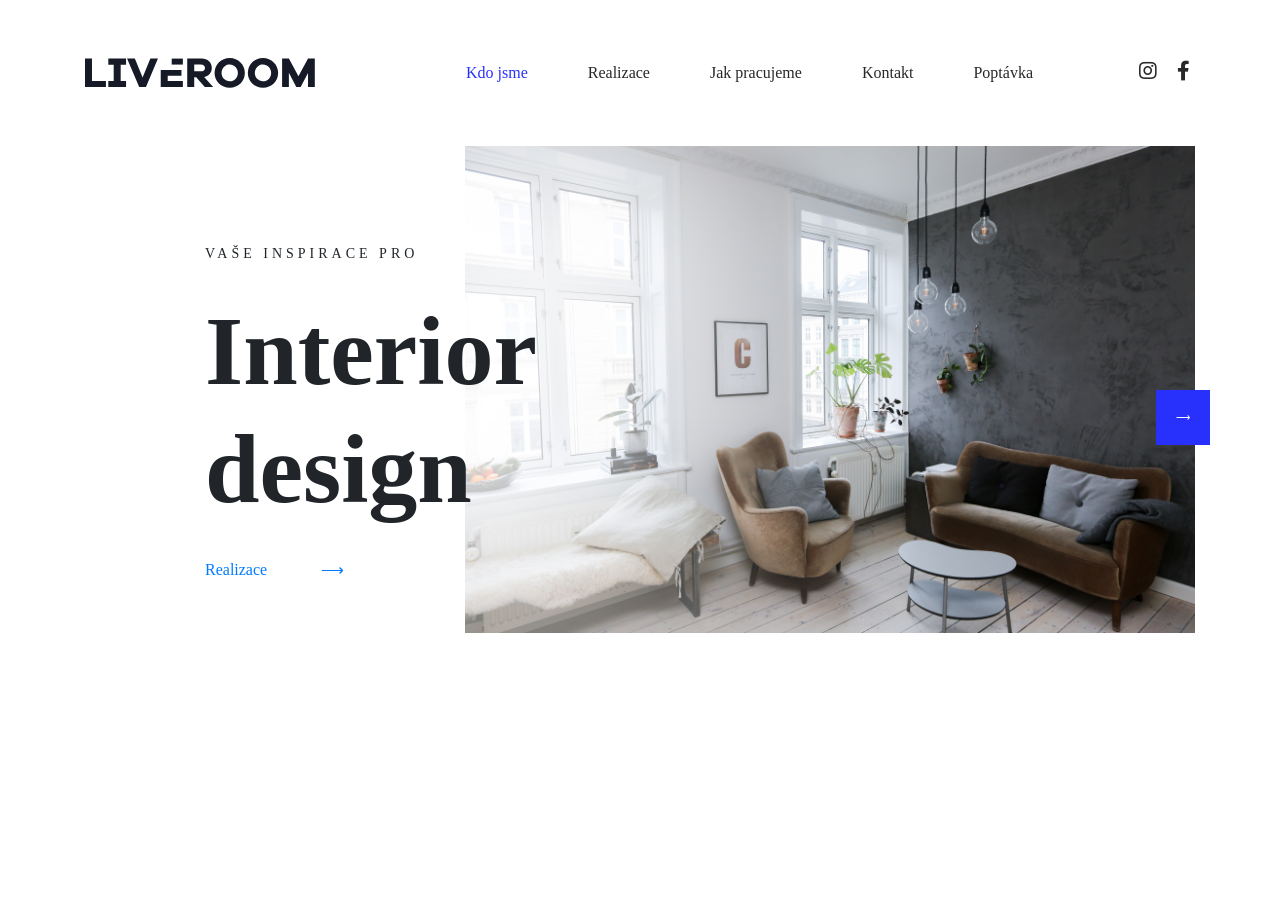
<file: index.html>
<!DOCTYPE html>
<html>
<head>
	<meta charset="utf-8">
	<meta http-equiv="X-UA-Compatible" content="IE=edge">
	<meta name="viewport" content="width=device-width, initial-scale=1">
	<link rel="icon" href="#">
	
	<title>LIVEROOM</title>
	
	<!-- Bootstrap Core CSS -->
	<link rel="stylesheet" href="https://use.fontawesome.com/releases/v5.0.13/css/all.css" integrity="sha384-DNOHZ68U8hZfKXOrtjWvjxusGo9WQnrNx2sqG0tfsghAvtVlRW3tvkXWZh58N9jp" crossorigin="anonymous">
	<link rel="stylesheet" href="bower_components/bootstrap/dist/css/bootstrap.css">
	<link rel="stylesheet" href="assets/css/style.css">
</head>
<body>
	<!-- HEADER -->
	<header class="site-header">
		<nav class="navbar navbar-expand-lg navbar-light u-margin-top-md">
			<div class="container">
				
				<a class="navbar-brand" href="#"><img src="assets/img/logo@2x.png" alt="logo"></a>
				<button class="navbar-toggler" type="button" data-toggle="collapse" data-target="#navbarSupportedContent" aria-controls="navbarSupportedContent" aria-expanded="false" aria-label="Toggle navigation">
				<span class="navbar-toggler-icon"></span>
				</button>
				
				<div class="collapse navbar-collapse" id="navbarSupportedContent">
				    <ul class="navbar-nav ml-auto navigation">
				    	<li class="nav-item active">
				        	<a class="nav-link" href="index.php">Kdo jsme <span class="sr-only">(current)</span></a>
				      	</li>
				      	<li class="nav-item">
				        	<a class="nav-link" href="realizace.php">Realizace</a>
				      	</li>
				      	<li class="nav-item">
				        	<a class="nav-link" href="jakpracujeme.php">Jak pracujeme</a>
				      	</li>
				      	<li class="nav-item">
				        	<a class="nav-link" href="kontakt.php">Kontakt</a>
				      	</li>
				      	<li class="nav-item">
				        	<a class="nav-link" href="poptavka.php">Poptávka</a>
				      	</li>
				    </ul>
					

				    <ul class="navbar-nav ml-auto social">
			    		<li class="nav-item">
				        	<a class="nav-link" href="#"><i class="fab fa-instagram"></i></a>
				      	</li>
				      	<li class="nav-item">
				        	<a class="nav-link" href="#"><i class="fab fa-facebook-f"></i></a>
				      	</li>
				    </ul>    
				</div>
				
			</div>  
		</nav>	
	</header>

	<main class="site-content">
	
		<div class="container">
			<div class="row u-margin-top-md">
				<div class="col-sm-4">
					<div class="home-header">
						<h6>Vaše inspirace pro</h6>
						<h1 class="u-margin-top-sm">Interior design</h1>
						<div class="u-margin-top-sm">
							<a href="#">Realizace <span class="u-ml-medium">&xrarr;</span></a>
						</div>	
					</div>	
				</div>
			
				<div class="col-sm-8">
					<img src="assets/img/nick-karvounis-599740-unsplash.jpg" width="100%" alt="interior design">
					<button class="btn">&xrarr;</button>
				</div>
			</div>
		</div>
	
</main>


	<footer>
		
	</footer>

	
<!-- Bootstrap Core JS and footer components -->
	<script src="bower_components/jquery/dist/jquery.js"></script>			
	<script src="bower_components/bootstrap/dist/js/bootstrap.js"></script>		
	<script src="assets/js/script.js"></script>	
</body>
</html>
</file>
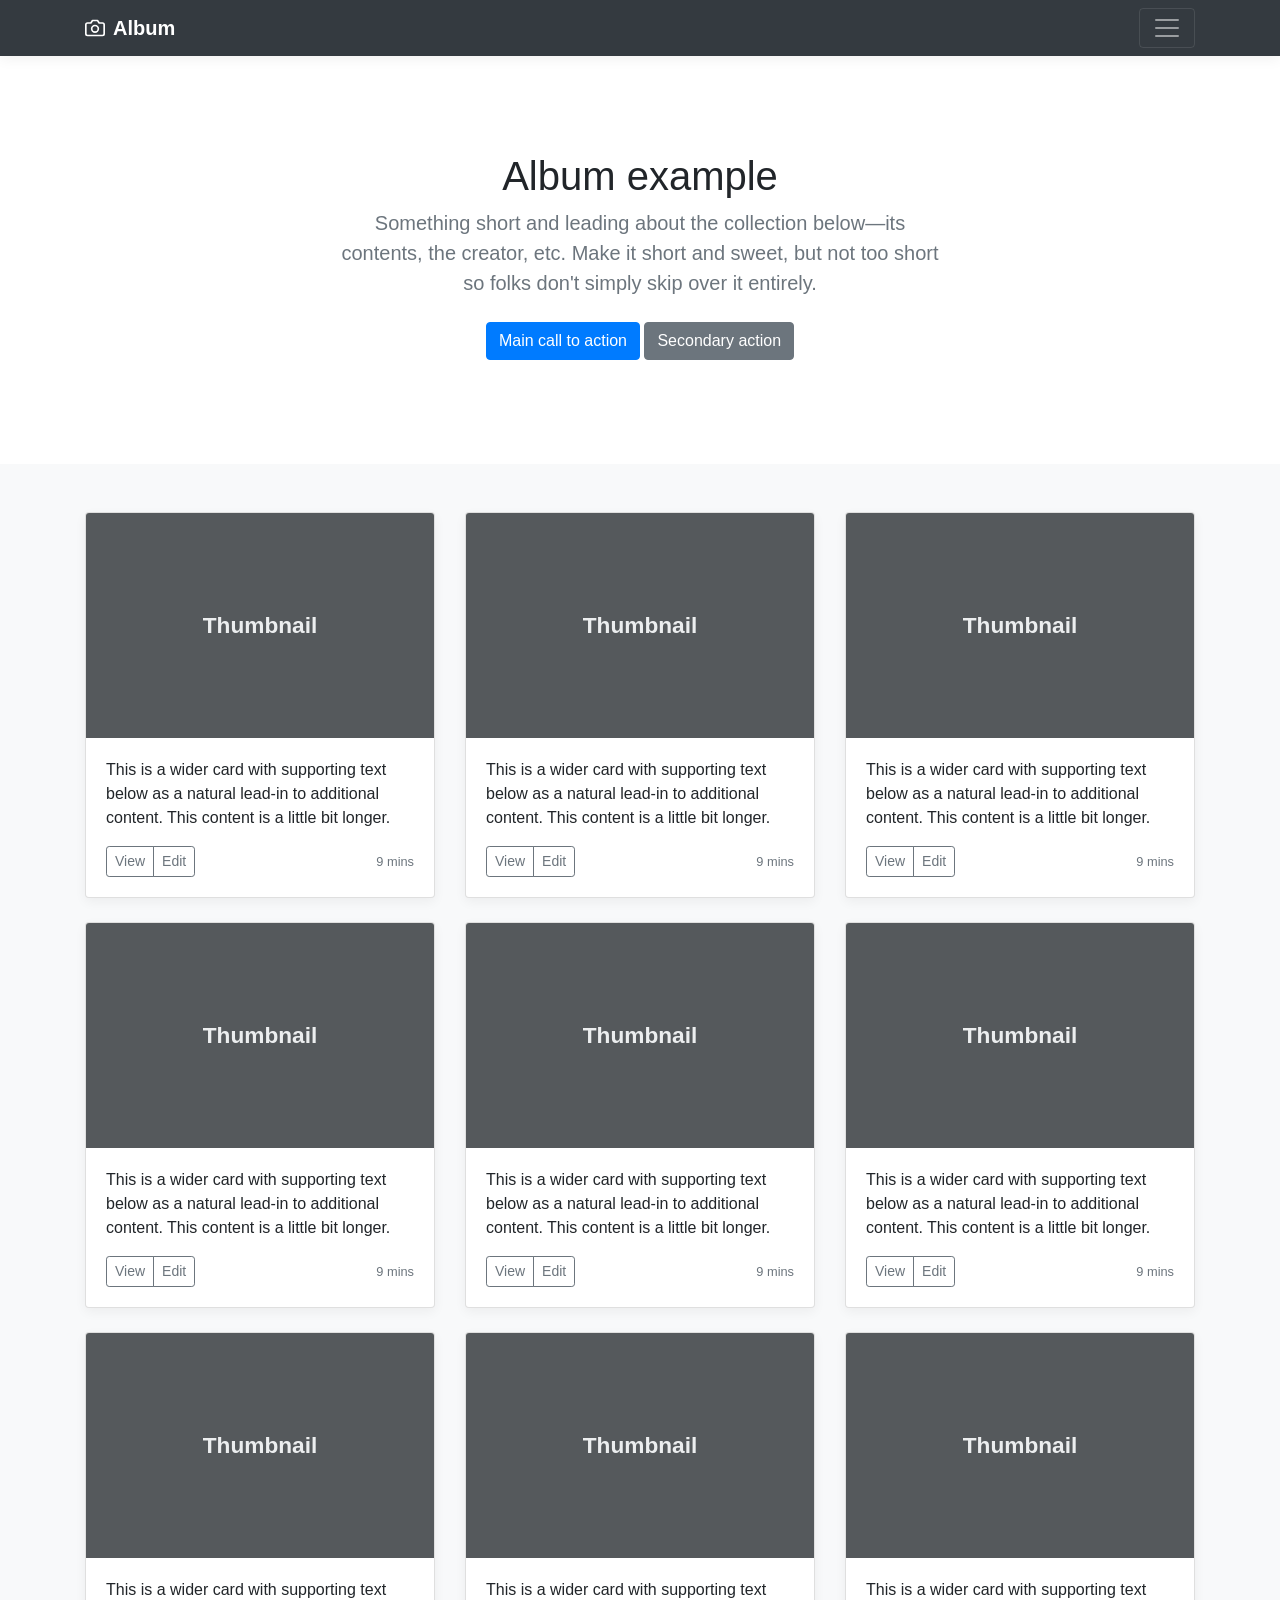
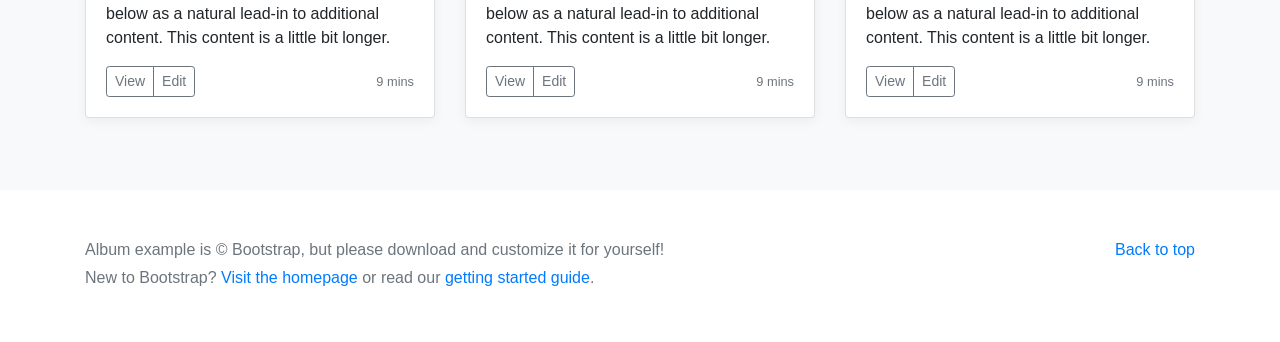
<file: bower_components/bootstrap/docs/4.1/examples/album/index.html>
<!doctype html>
<html lang="en">
  <head>
    <meta charset="utf-8">
    <meta name="viewport" content="width=device-width, initial-scale=1, shrink-to-fit=no">
    <meta name="description" content="">
    <meta name="author" content="">
    <link rel="icon" href="../../../../favicon.ico">

    <title>Album example for Bootstrap</title>

    <!-- Bootstrap core CSS -->
    <link href="../../../../dist/css/bootstrap.min.css" rel="stylesheet">

    <!-- Custom styles for this template -->
    <link href="album.css" rel="stylesheet">
  </head>

  <body>

    <header>
      <div class="collapse bg-dark" id="navbarHeader">
        <div class="container">
          <div class="row">
            <div class="col-sm-8 col-md-7 py-4">
              <h4 class="text-white">About</h4>
              <p class="text-muted">Add some information about the album below, the author, or any other background context. Make it a few sentences long so folks can pick up some informative tidbits. Then, link them off to some social networking sites or contact information.</p>
            </div>
            <div class="col-sm-4 offset-md-1 py-4">
              <h4 class="text-white">Contact</h4>
              <ul class="list-unstyled">
                <li><a href="#" class="text-white">Follow on Twitter</a></li>
                <li><a href="#" class="text-white">Like on Facebook</a></li>
                <li><a href="#" class="text-white">Email me</a></li>
              </ul>
            </div>
          </div>
        </div>
      </div>
      <div class="navbar navbar-dark bg-dark box-shadow">
        <div class="container d-flex justify-content-between">
          <a href="#" class="navbar-brand d-flex align-items-center">
            <svg xmlns="http://www.w3.org/2000/svg" width="20" height="20" viewBox="0 0 24 24" fill="none" stroke="currentColor" stroke-width="2" stroke-linecap="round" stroke-linejoin="round" class="mr-2"><path d="M23 19a2 2 0 0 1-2 2H3a2 2 0 0 1-2-2V8a2 2 0 0 1 2-2h4l2-3h6l2 3h4a2 2 0 0 1 2 2z"></path><circle cx="12" cy="13" r="4"></circle></svg>
            <strong>Album</strong>
          </a>
          <button class="navbar-toggler" type="button" data-toggle="collapse" data-target="#navbarHeader" aria-controls="navbarHeader" aria-expanded="false" aria-label="Toggle navigation">
            <span class="navbar-toggler-icon"></span>
          </button>
        </div>
      </div>
    </header>

    <main role="main">

      <section class="jumbotron text-center">
        <div class="container">
          <h1 class="jumbotron-heading">Album example</h1>
          <p class="lead text-muted">Something short and leading about the collection below—its contents, the creator, etc. Make it short and sweet, but not too short so folks don't simply skip over it entirely.</p>
          <p>
            <a href="#" class="btn btn-primary my-2">Main call to action</a>
            <a href="#" class="btn btn-secondary my-2">Secondary action</a>
          </p>
        </div>
      </section>

      <div class="album py-5 bg-light">
        <div class="container">

          <div class="row">
            <div class="col-md-4">
              <div class="card mb-4 box-shadow">
                <img class="card-img-top" data-src="holder.js/100px225?theme=thumb&bg=55595c&fg=eceeef&text=Thumbnail" alt="Card image cap">
                <div class="card-body">
                  <p class="card-text">This is a wider card with supporting text below as a natural lead-in to additional content. This content is a little bit longer.</p>
                  <div class="d-flex justify-content-between align-items-center">
                    <div class="btn-group">
                      <button type="button" class="btn btn-sm btn-outline-secondary">View</button>
                      <button type="button" class="btn btn-sm btn-outline-secondary">Edit</button>
                    </div>
                    <small class="text-muted">9 mins</small>
                  </div>
                </div>
              </div>
            </div>
            <div class="col-md-4">
              <div class="card mb-4 box-shadow">
                <img class="card-img-top" data-src="holder.js/100px225?theme=thumb&bg=55595c&fg=eceeef&text=Thumbnail" alt="Card image cap">
                <div class="card-body">
                  <p class="card-text">This is a wider card with supporting text below as a natural lead-in to additional content. This content is a little bit longer.</p>
                  <div class="d-flex justify-content-between align-items-center">
                    <div class="btn-group">
                      <button type="button" class="btn btn-sm btn-outline-secondary">View</button>
                      <button type="button" class="btn btn-sm btn-outline-secondary">Edit</button>
                    </div>
                    <small class="text-muted">9 mins</small>
                  </div>
                </div>
              </div>
            </div>
            <div class="col-md-4">
              <div class="card mb-4 box-shadow">
                <img class="card-img-top" data-src="holder.js/100px225?theme=thumb&bg=55595c&fg=eceeef&text=Thumbnail" alt="Card image cap">
                <div class="card-body">
                  <p class="card-text">This is a wider card with supporting text below as a natural lead-in to additional content. This content is a little bit longer.</p>
                  <div class="d-flex justify-content-between align-items-center">
                    <div class="btn-group">
                      <button type="button" class="btn btn-sm btn-outline-secondary">View</button>
                      <button type="button" class="btn btn-sm btn-outline-secondary">Edit</button>
                    </div>
                    <small class="text-muted">9 mins</small>
                  </div>
                </div>
              </div>
            </div>

            <div class="col-md-4">
              <div class="card mb-4 box-shadow">
                <img class="card-img-top" data-src="holder.js/100px225?theme=thumb&bg=55595c&fg=eceeef&text=Thumbnail" alt="Card image cap">
                <div class="card-body">
                  <p class="card-text">This is a wider card with supporting text below as a natural lead-in to additional content. This content is a little bit longer.</p>
                  <div class="d-flex justify-content-between align-items-center">
                    <div class="btn-group">
                      <button type="button" class="btn btn-sm btn-outline-secondary">View</button>
                      <button type="button" class="btn btn-sm btn-outline-secondary">Edit</button>
                    </div>
                    <small class="text-muted">9 mins</small>
                  </div>
                </div>
              </div>
            </div>
            <div class="col-md-4">
              <div class="card mb-4 box-shadow">
                <img class="card-img-top" data-src="holder.js/100px225?theme=thumb&bg=55595c&fg=eceeef&text=Thumbnail" alt="Card image cap">
                <div class="card-body">
                  <p class="card-text">This is a wider card with supporting text below as a natural lead-in to additional content. This content is a little bit longer.</p>
                  <div class="d-flex justify-content-between align-items-center">
                    <div class="btn-group">
                      <button type="button" class="btn btn-sm btn-outline-secondary">View</button>
                      <button type="button" class="btn btn-sm btn-outline-secondary">Edit</button>
                    </div>
                    <small class="text-muted">9 mins</small>
                  </div>
                </div>
              </div>
            </div>
            <div class="col-md-4">
              <div class="card mb-4 box-shadow">
                <img class="card-img-top" data-src="holder.js/100px225?theme=thumb&bg=55595c&fg=eceeef&text=Thumbnail" alt="Card image cap">
                <div class="card-body">
                  <p class="card-text">This is a wider card with supporting text below as a natural lead-in to additional content. This content is a little bit longer.</p>
                  <div class="d-flex justify-content-between align-items-center">
                    <div class="btn-group">
                      <button type="button" class="btn btn-sm btn-outline-secondary">View</button>
                      <button type="button" class="btn btn-sm btn-outline-secondary">Edit</button>
                    </div>
                    <small class="text-muted">9 mins</small>
                  </div>
                </div>
              </div>
            </div>

            <div class="col-md-4">
              <div class="card mb-4 box-shadow">
                <img class="card-img-top" data-src="holder.js/100px225?theme=thumb&bg=55595c&fg=eceeef&text=Thumbnail" alt="Card image cap">
                <div class="card-body">
                  <p class="card-text">This is a wider card with supporting text below as a natural lead-in to additional content. This content is a little bit longer.</p>
                  <div class="d-flex justify-content-between align-items-center">
                    <div class="btn-group">
                      <button type="button" class="btn btn-sm btn-outline-secondary">View</button>
                      <button type="button" class="btn btn-sm btn-outline-secondary">Edit</button>
                    </div>
                    <small class="text-muted">9 mins</small>
                  </div>
                </div>
              </div>
            </div>
            <div class="col-md-4">
              <div class="card mb-4 box-shadow">
                <img class="card-img-top" data-src="holder.js/100px225?theme=thumb&bg=55595c&fg=eceeef&text=Thumbnail" alt="Card image cap">
                <div class="card-body">
                  <p class="card-text">This is a wider card with supporting text below as a natural lead-in to additional content. This content is a little bit longer.</p>
                  <div class="d-flex justify-content-between align-items-center">
                    <div class="btn-group">
                      <button type="button" class="btn btn-sm btn-outline-secondary">View</button>
                      <button type="button" class="btn btn-sm btn-outline-secondary">Edit</button>
                    </div>
                    <small class="text-muted">9 mins</small>
                  </div>
                </div>
              </div>
            </div>
            <div class="col-md-4">
              <div class="card mb-4 box-shadow">
                <img class="card-img-top" data-src="holder.js/100px225?theme=thumb&bg=55595c&fg=eceeef&text=Thumbnail" alt="Card image cap">
                <div class="card-body">
                  <p class="card-text">This is a wider card with supporting text below as a natural lead-in to additional content. This content is a little bit longer.</p>
                  <div class="d-flex justify-content-between align-items-center">
                    <div class="btn-group">
                      <button type="button" class="btn btn-sm btn-outline-secondary">View</button>
                      <button type="button" class="btn btn-sm btn-outline-secondary">Edit</button>
                    </div>
                    <small class="text-muted">9 mins</small>
                  </div>
                </div>
              </div>
            </div>
          </div>
        </div>
      </div>

    </main>

    <footer class="text-muted">
      <div class="container">
        <p class="float-right">
          <a href="#">Back to top</a>
        </p>
        <p>Album example is &copy; Bootstrap, but please download and customize it for yourself!</p>
        <p>New to Bootstrap? <a href="../../">Visit the homepage</a> or read our <a href="../../getting-started/">getting started guide</a>.</p>
      </div>
    </footer>

    <!-- Bootstrap core JavaScript
    ================================================== -->
    <!-- Placed at the end of the document so the pages load faster -->
    <script src="https://code.jquery.com/jquery-3.3.1.slim.min.js" integrity="sha384-q8i/X+965DzO0rT7abK41JStQIAqVgRVzpbzo5smXKp4YfRvH+8abtTE1Pi6jizo" crossorigin="anonymous"></script>
    <script>window.jQuery || document.write('<script src="../../../../assets/js/vendor/jquery-slim.min.js"><\/script>')</script>
    <script src="../../../../assets/js/vendor/popper.min.js"></script>
    <script src="../../../../dist/js/bootstrap.min.js"></script>
    <script src="../../../../assets/js/vendor/holder.min.js"></script>
  </body>
</html>
</file>
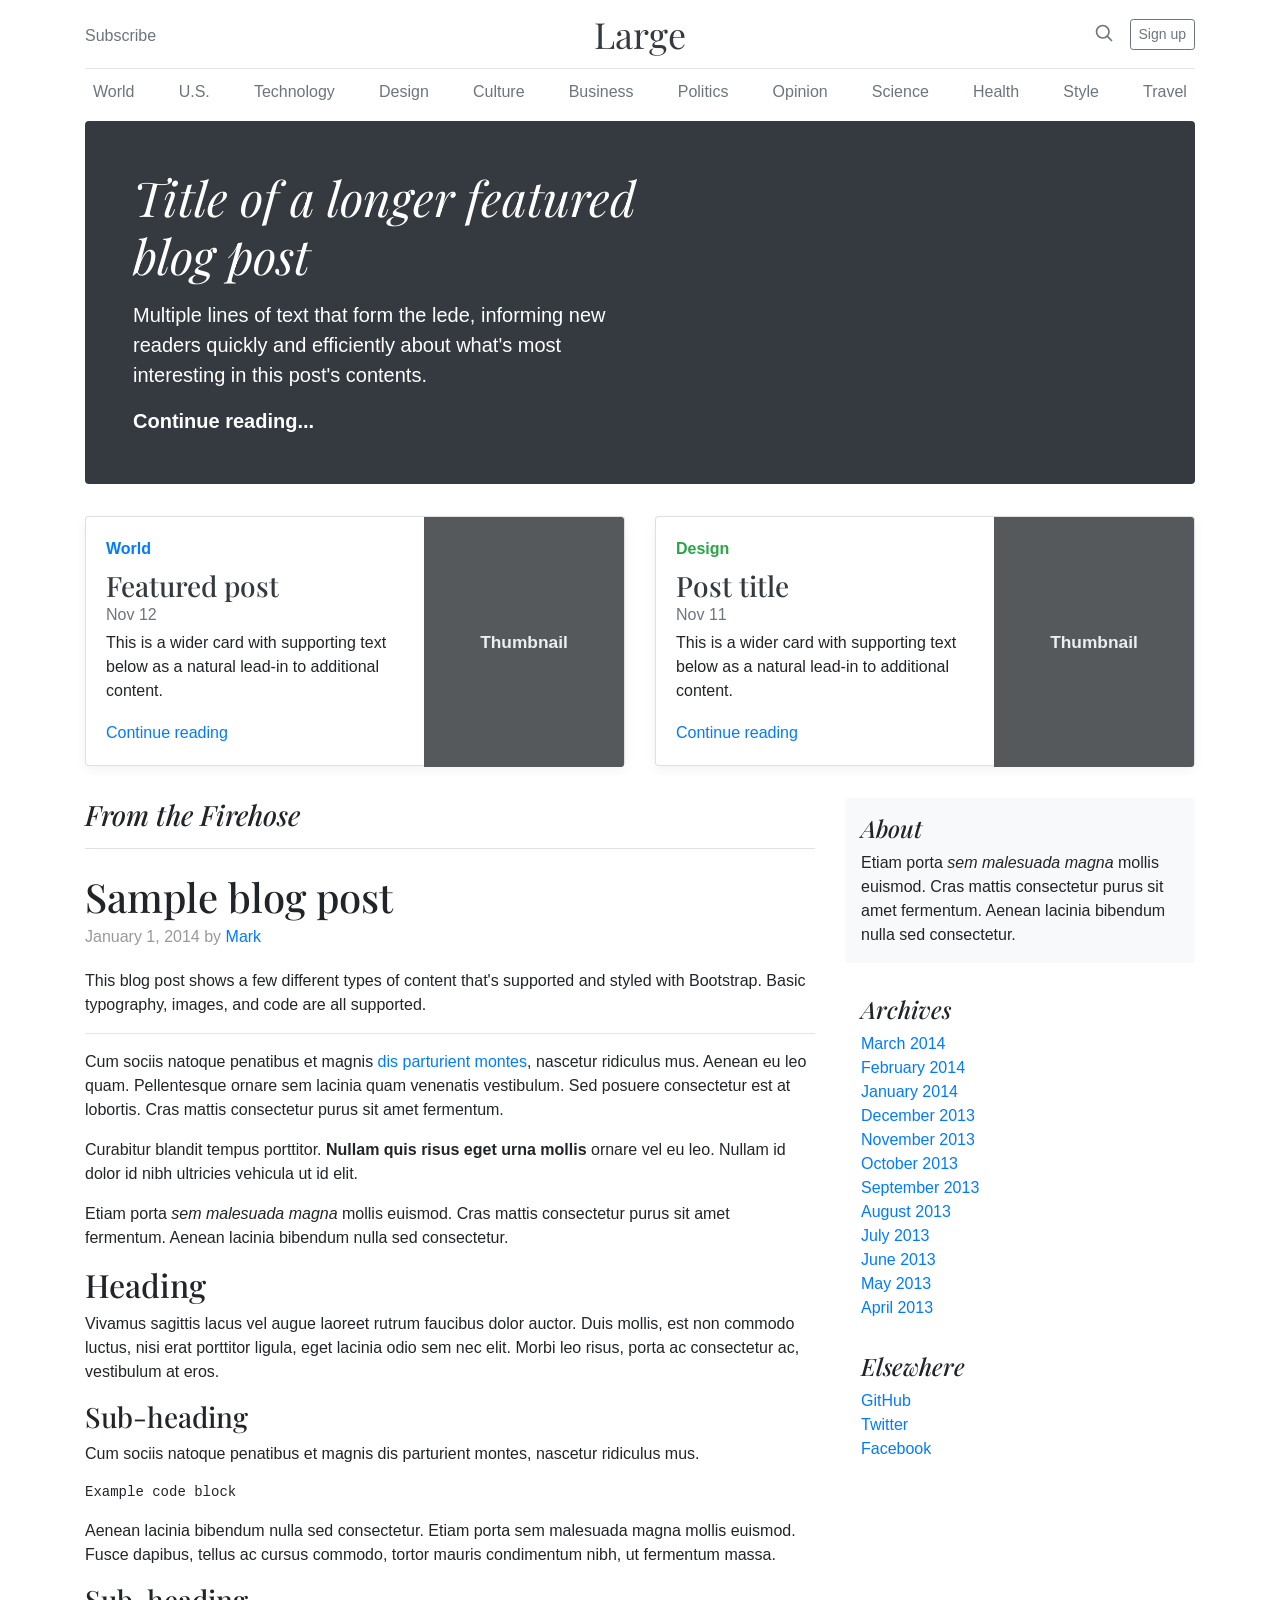
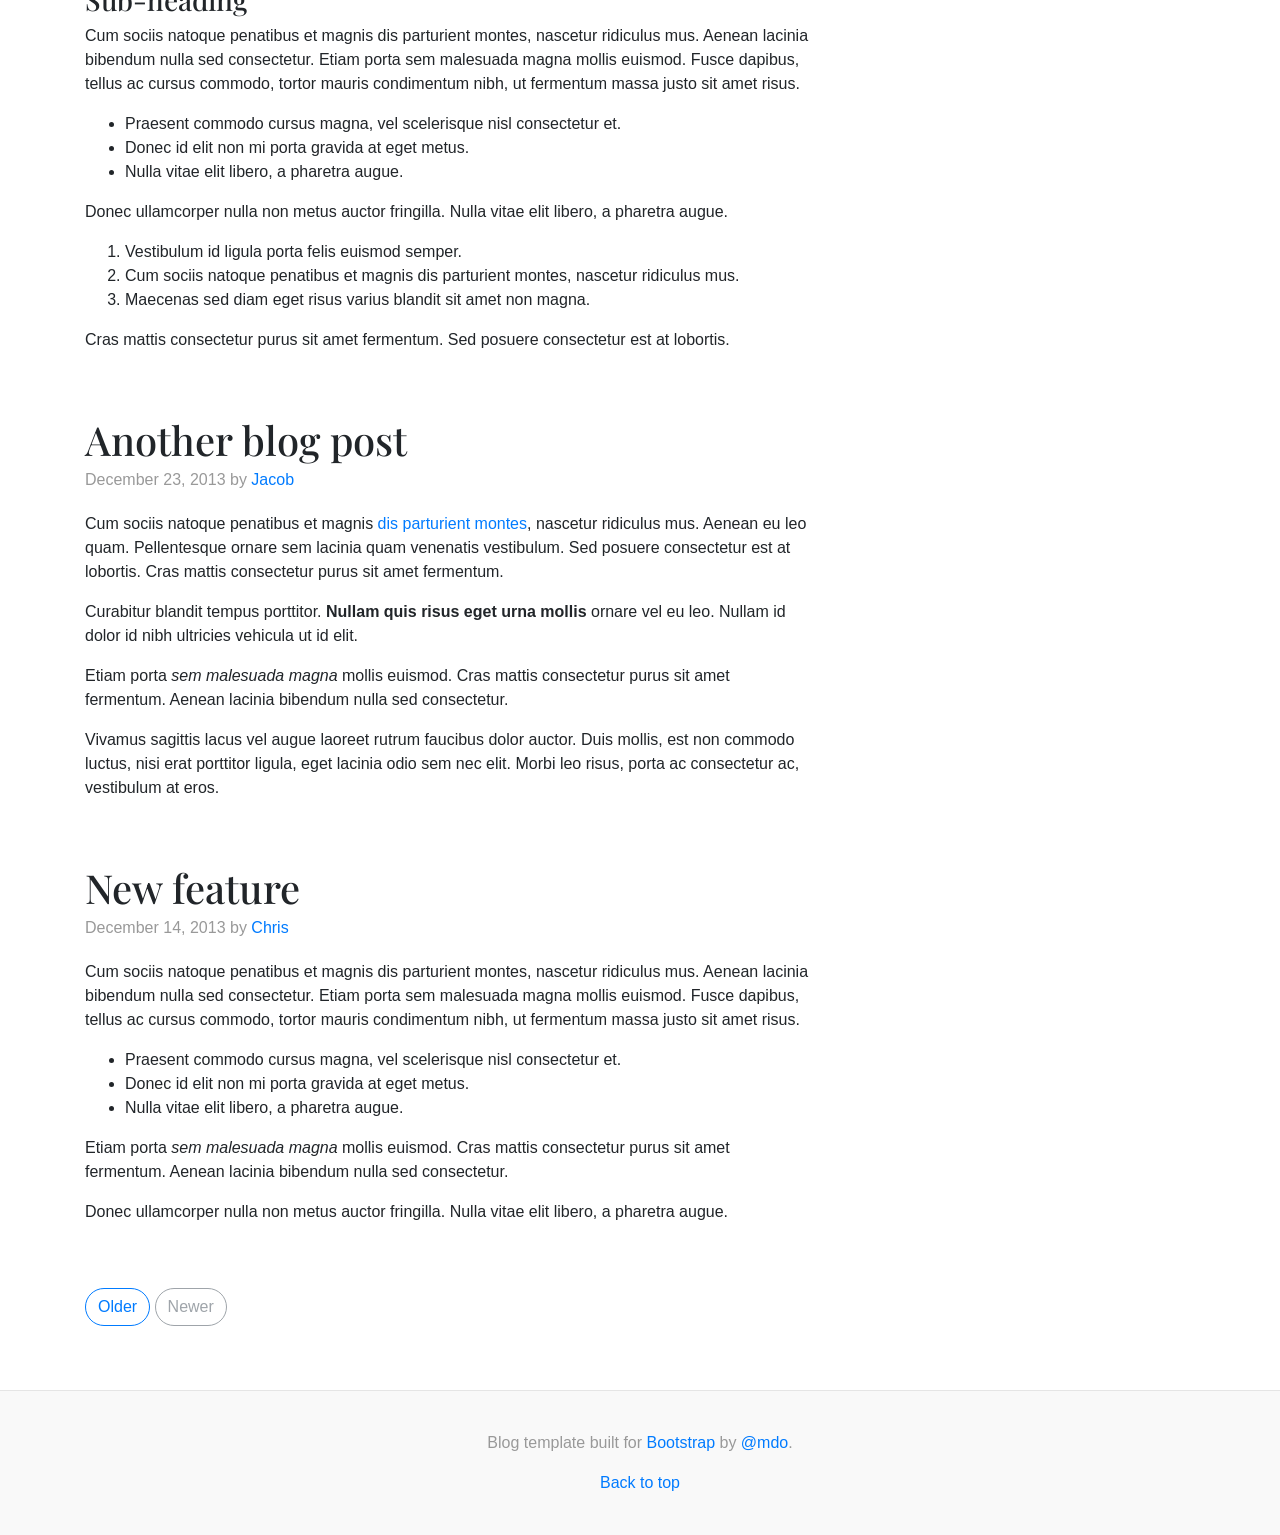
<file: bower_components/bootstrap/docs/4.1/examples/blog/index.html>
<!doctype html>
<html lang="en">
  <head>
    <meta charset="utf-8">
    <meta name="viewport" content="width=device-width, initial-scale=1, shrink-to-fit=no">
    <meta name="description" content="">
    <meta name="author" content="">
    <link rel="icon" href="../../../../favicon.ico">

    <title>Blog Template for Bootstrap</title>

    <!-- Bootstrap core CSS -->
    <link href="../../../../dist/css/bootstrap.min.css" rel="stylesheet">

    <!-- Custom styles for this template -->
    <link href="https://fonts.googleapis.com/css?family=Playfair+Display:700,900" rel="stylesheet">
    <link href="blog.css" rel="stylesheet">
  </head>

  <body>

    <div class="container">
      <header class="blog-header py-3">
        <div class="row flex-nowrap justify-content-between align-items-center">
          <div class="col-4 pt-1">
            <a class="text-muted" href="#">Subscribe</a>
          </div>
          <div class="col-4 text-center">
            <a class="blog-header-logo text-dark" href="#">Large</a>
          </div>
          <div class="col-4 d-flex justify-content-end align-items-center">
            <a class="text-muted" href="#">
              <svg xmlns="http://www.w3.org/2000/svg" width="20" height="20" viewBox="0 0 24 24" fill="none" stroke="currentColor" stroke-width="2" stroke-linecap="round" stroke-linejoin="round" class="mx-3"><circle cx="10.5" cy="10.5" r="7.5"></circle><line x1="21" y1="21" x2="15.8" y2="15.8"></line></svg>
            </a>
            <a class="btn btn-sm btn-outline-secondary" href="#">Sign up</a>
          </div>
        </div>
      </header>

      <div class="nav-scroller py-1 mb-2">
        <nav class="nav d-flex justify-content-between">
          <a class="p-2 text-muted" href="#">World</a>
          <a class="p-2 text-muted" href="#">U.S.</a>
          <a class="p-2 text-muted" href="#">Technology</a>
          <a class="p-2 text-muted" href="#">Design</a>
          <a class="p-2 text-muted" href="#">Culture</a>
          <a class="p-2 text-muted" href="#">Business</a>
          <a class="p-2 text-muted" href="#">Politics</a>
          <a class="p-2 text-muted" href="#">Opinion</a>
          <a class="p-2 text-muted" href="#">Science</a>
          <a class="p-2 text-muted" href="#">Health</a>
          <a class="p-2 text-muted" href="#">Style</a>
          <a class="p-2 text-muted" href="#">Travel</a>
        </nav>
      </div>

      <div class="jumbotron p-3 p-md-5 text-white rounded bg-dark">
        <div class="col-md-6 px-0">
          <h1 class="display-4 font-italic">Title of a longer featured blog post</h1>
          <p class="lead my-3">Multiple lines of text that form the lede, informing new readers quickly and efficiently about what's most interesting in this post's contents.</p>
          <p class="lead mb-0"><a href="#" class="text-white font-weight-bold">Continue reading...</a></p>
        </div>
      </div>

      <div class="row mb-2">
        <div class="col-md-6">
          <div class="card flex-md-row mb-4 box-shadow h-md-250">
            <div class="card-body d-flex flex-column align-items-start">
              <strong class="d-inline-block mb-2 text-primary">World</strong>
              <h3 class="mb-0">
                <a class="text-dark" href="#">Featured post</a>
              </h3>
              <div class="mb-1 text-muted">Nov 12</div>
              <p class="card-text mb-auto">This is a wider card with supporting text below as a natural lead-in to additional content.</p>
              <a href="#">Continue reading</a>
            </div>
            <img class="card-img-right flex-auto d-none d-lg-block" data-src="holder.js/200x250?theme=thumb" alt="Card image cap">
          </div>
        </div>
        <div class="col-md-6">
          <div class="card flex-md-row mb-4 box-shadow h-md-250">
            <div class="card-body d-flex flex-column align-items-start">
              <strong class="d-inline-block mb-2 text-success">Design</strong>
              <h3 class="mb-0">
                <a class="text-dark" href="#">Post title</a>
              </h3>
              <div class="mb-1 text-muted">Nov 11</div>
              <p class="card-text mb-auto">This is a wider card with supporting text below as a natural lead-in to additional content.</p>
              <a href="#">Continue reading</a>
            </div>
            <img class="card-img-right flex-auto d-none d-lg-block" data-src="holder.js/200x250?theme=thumb" alt="Card image cap">
          </div>
        </div>
      </div>
    </div>

    <main role="main" class="container">
      <div class="row">
        <div class="col-md-8 blog-main">
          <h3 class="pb-3 mb-4 font-italic border-bottom">
            From the Firehose
          </h3>

          <div class="blog-post">
            <h2 class="blog-post-title">Sample blog post</h2>
            <p class="blog-post-meta">January 1, 2014 by <a href="#">Mark</a></p>

            <p>This blog post shows a few different types of content that's supported and styled with Bootstrap. Basic typography, images, and code are all supported.</p>
            <hr>
            <p>Cum sociis natoque penatibus et magnis <a href="#">dis parturient montes</a>, nascetur ridiculus mus. Aenean eu leo quam. Pellentesque ornare sem lacinia quam venenatis vestibulum. Sed posuere consectetur est at lobortis. Cras mattis consectetur purus sit amet fermentum.</p>
            <blockquote>
              <p>Curabitur blandit tempus porttitor. <strong>Nullam quis risus eget urna mollis</strong> ornare vel eu leo. Nullam id dolor id nibh ultricies vehicula ut id elit.</p>
            </blockquote>
            <p>Etiam porta <em>sem malesuada magna</em> mollis euismod. Cras mattis consectetur purus sit amet fermentum. Aenean lacinia bibendum nulla sed consectetur.</p>
            <h2>Heading</h2>
            <p>Vivamus sagittis lacus vel augue laoreet rutrum faucibus dolor auctor. Duis mollis, est non commodo luctus, nisi erat porttitor ligula, eget lacinia odio sem nec elit. Morbi leo risus, porta ac consectetur ac, vestibulum at eros.</p>
            <h3>Sub-heading</h3>
            <p>Cum sociis natoque penatibus et magnis dis parturient montes, nascetur ridiculus mus.</p>
            <pre><code>Example code block</code></pre>
            <p>Aenean lacinia bibendum nulla sed consectetur. Etiam porta sem malesuada magna mollis euismod. Fusce dapibus, tellus ac cursus commodo, tortor mauris condimentum nibh, ut fermentum massa.</p>
            <h3>Sub-heading</h3>
            <p>Cum sociis natoque penatibus et magnis dis parturient montes, nascetur ridiculus mus. Aenean lacinia bibendum nulla sed consectetur. Etiam porta sem malesuada magna mollis euismod. Fusce dapibus, tellus ac cursus commodo, tortor mauris condimentum nibh, ut fermentum massa justo sit amet risus.</p>
            <ul>
              <li>Praesent commodo cursus magna, vel scelerisque nisl consectetur et.</li>
              <li>Donec id elit non mi porta gravida at eget metus.</li>
              <li>Nulla vitae elit libero, a pharetra augue.</li>
            </ul>
            <p>Donec ullamcorper nulla non metus auctor fringilla. Nulla vitae elit libero, a pharetra augue.</p>
            <ol>
              <li>Vestibulum id ligula porta felis euismod semper.</li>
              <li>Cum sociis natoque penatibus et magnis dis parturient montes, nascetur ridiculus mus.</li>
              <li>Maecenas sed diam eget risus varius blandit sit amet non magna.</li>
            </ol>
            <p>Cras mattis consectetur purus sit amet fermentum. Sed posuere consectetur est at lobortis.</p>
          </div><!-- /.blog-post -->

          <div class="blog-post">
            <h2 class="blog-post-title">Another blog post</h2>
            <p class="blog-post-meta">December 23, 2013 by <a href="#">Jacob</a></p>

            <p>Cum sociis natoque penatibus et magnis <a href="#">dis parturient montes</a>, nascetur ridiculus mus. Aenean eu leo quam. Pellentesque ornare sem lacinia quam venenatis vestibulum. Sed posuere consectetur est at lobortis. Cras mattis consectetur purus sit amet fermentum.</p>
            <blockquote>
              <p>Curabitur blandit tempus porttitor. <strong>Nullam quis risus eget urna mollis</strong> ornare vel eu leo. Nullam id dolor id nibh ultricies vehicula ut id elit.</p>
            </blockquote>
            <p>Etiam porta <em>sem malesuada magna</em> mollis euismod. Cras mattis consectetur purus sit amet fermentum. Aenean lacinia bibendum nulla sed consectetur.</p>
            <p>Vivamus sagittis lacus vel augue laoreet rutrum faucibus dolor auctor. Duis mollis, est non commodo luctus, nisi erat porttitor ligula, eget lacinia odio sem nec elit. Morbi leo risus, porta ac consectetur ac, vestibulum at eros.</p>
          </div><!-- /.blog-post -->

          <div class="blog-post">
            <h2 class="blog-post-title">New feature</h2>
            <p class="blog-post-meta">December 14, 2013 by <a href="#">Chris</a></p>

            <p>Cum sociis natoque penatibus et magnis dis parturient montes, nascetur ridiculus mus. Aenean lacinia bibendum nulla sed consectetur. Etiam porta sem malesuada magna mollis euismod. Fusce dapibus, tellus ac cursus commodo, tortor mauris condimentum nibh, ut fermentum massa justo sit amet risus.</p>
            <ul>
              <li>Praesent commodo cursus magna, vel scelerisque nisl consectetur et.</li>
              <li>Donec id elit non mi porta gravida at eget metus.</li>
              <li>Nulla vitae elit libero, a pharetra augue.</li>
            </ul>
            <p>Etiam porta <em>sem malesuada magna</em> mollis euismod. Cras mattis consectetur purus sit amet fermentum. Aenean lacinia bibendum nulla sed consectetur.</p>
            <p>Donec ullamcorper nulla non metus auctor fringilla. Nulla vitae elit libero, a pharetra augue.</p>
          </div><!-- /.blog-post -->

          <nav class="blog-pagination">
            <a class="btn btn-outline-primary" href="#">Older</a>
            <a class="btn btn-outline-secondary disabled" href="#">Newer</a>
          </nav>

        </div><!-- /.blog-main -->

        <aside class="col-md-4 blog-sidebar">
          <div class="p-3 mb-3 bg-light rounded">
            <h4 class="font-italic">About</h4>
            <p class="mb-0">Etiam porta <em>sem malesuada magna</em> mollis euismod. Cras mattis consectetur purus sit amet fermentum. Aenean lacinia bibendum nulla sed consectetur.</p>
          </div>

          <div class="p-3">
            <h4 class="font-italic">Archives</h4>
            <ol class="list-unstyled mb-0">
              <li><a href="#">March 2014</a></li>
              <li><a href="#">February 2014</a></li>
              <li><a href="#">January 2014</a></li>
              <li><a href="#">December 2013</a></li>
              <li><a href="#">November 2013</a></li>
              <li><a href="#">October 2013</a></li>
              <li><a href="#">September 2013</a></li>
              <li><a href="#">August 2013</a></li>
              <li><a href="#">July 2013</a></li>
              <li><a href="#">June 2013</a></li>
              <li><a href="#">May 2013</a></li>
              <li><a href="#">April 2013</a></li>
            </ol>
          </div>

          <div class="p-3">
            <h4 class="font-italic">Elsewhere</h4>
            <ol class="list-unstyled">
              <li><a href="#">GitHub</a></li>
              <li><a href="#">Twitter</a></li>
              <li><a href="#">Facebook</a></li>
            </ol>
          </div>
        </aside><!-- /.blog-sidebar -->

      </div><!-- /.row -->

    </main><!-- /.container -->

    <footer class="blog-footer">
      <p>Blog template built for <a href="https://getbootstrap.com/">Bootstrap</a> by <a href="https://twitter.com/mdo">@mdo</a>.</p>
      <p>
        <a href="#">Back to top</a>
      </p>
    </footer>

    <!-- Bootstrap core JavaScript
    ================================================== -->
    <!-- Placed at the end of the document so the pages load faster -->
    <script src="https://code.jquery.com/jquery-3.3.1.slim.min.js" integrity="sha384-q8i/X+965DzO0rT7abK41JStQIAqVgRVzpbzo5smXKp4YfRvH+8abtTE1Pi6jizo" crossorigin="anonymous"></script>
    <script>window.jQuery || document.write('<script src="../../../../assets/js/vendor/jquery-slim.min.js"><\/script>')</script>
    <script src="../../../../assets/js/vendor/popper.min.js"></script>
    <script src="../../../../dist/js/bootstrap.min.js"></script>
    <script src="../../../../assets/js/vendor/holder.min.js"></script>
    <script>
      Holder.addTheme('thumb', {
        bg: '#55595c',
        fg: '#eceeef',
        text: 'Thumbnail'
      });
    </script>
  </body>
</html>
</file>
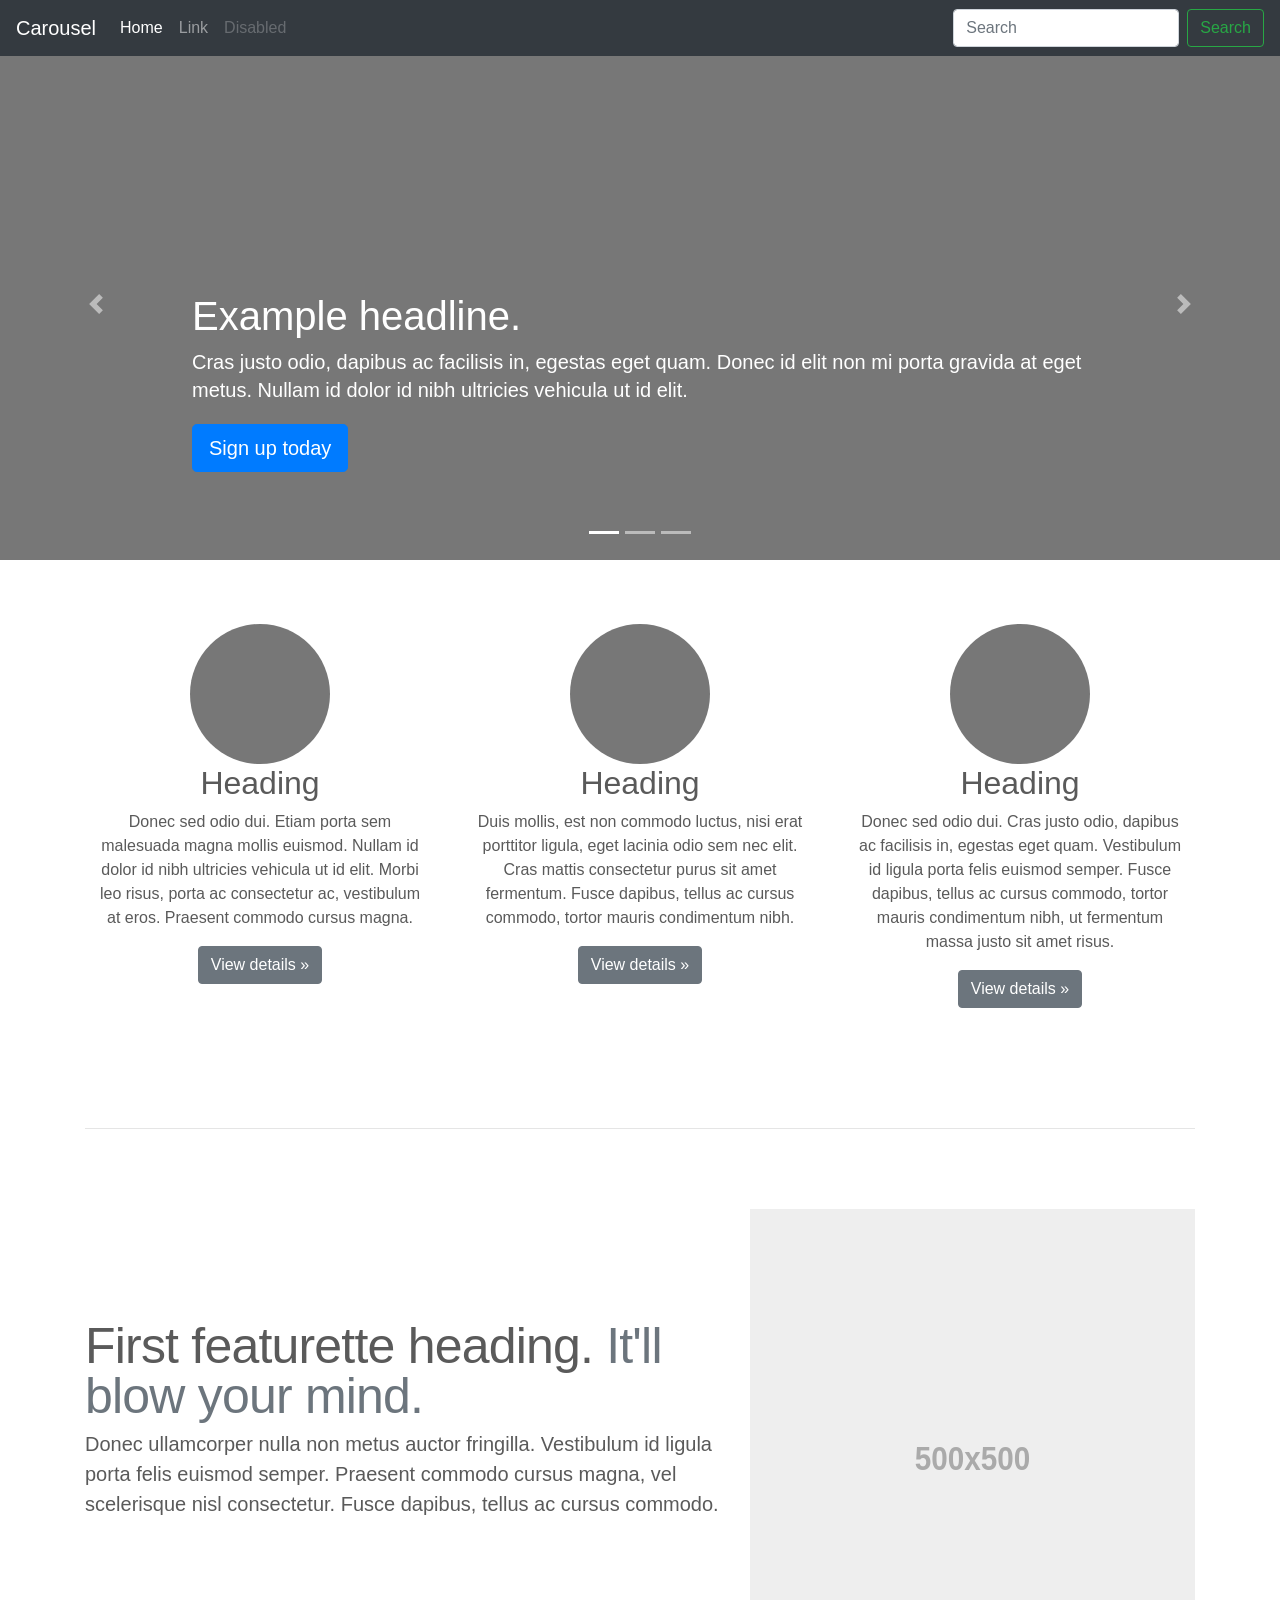
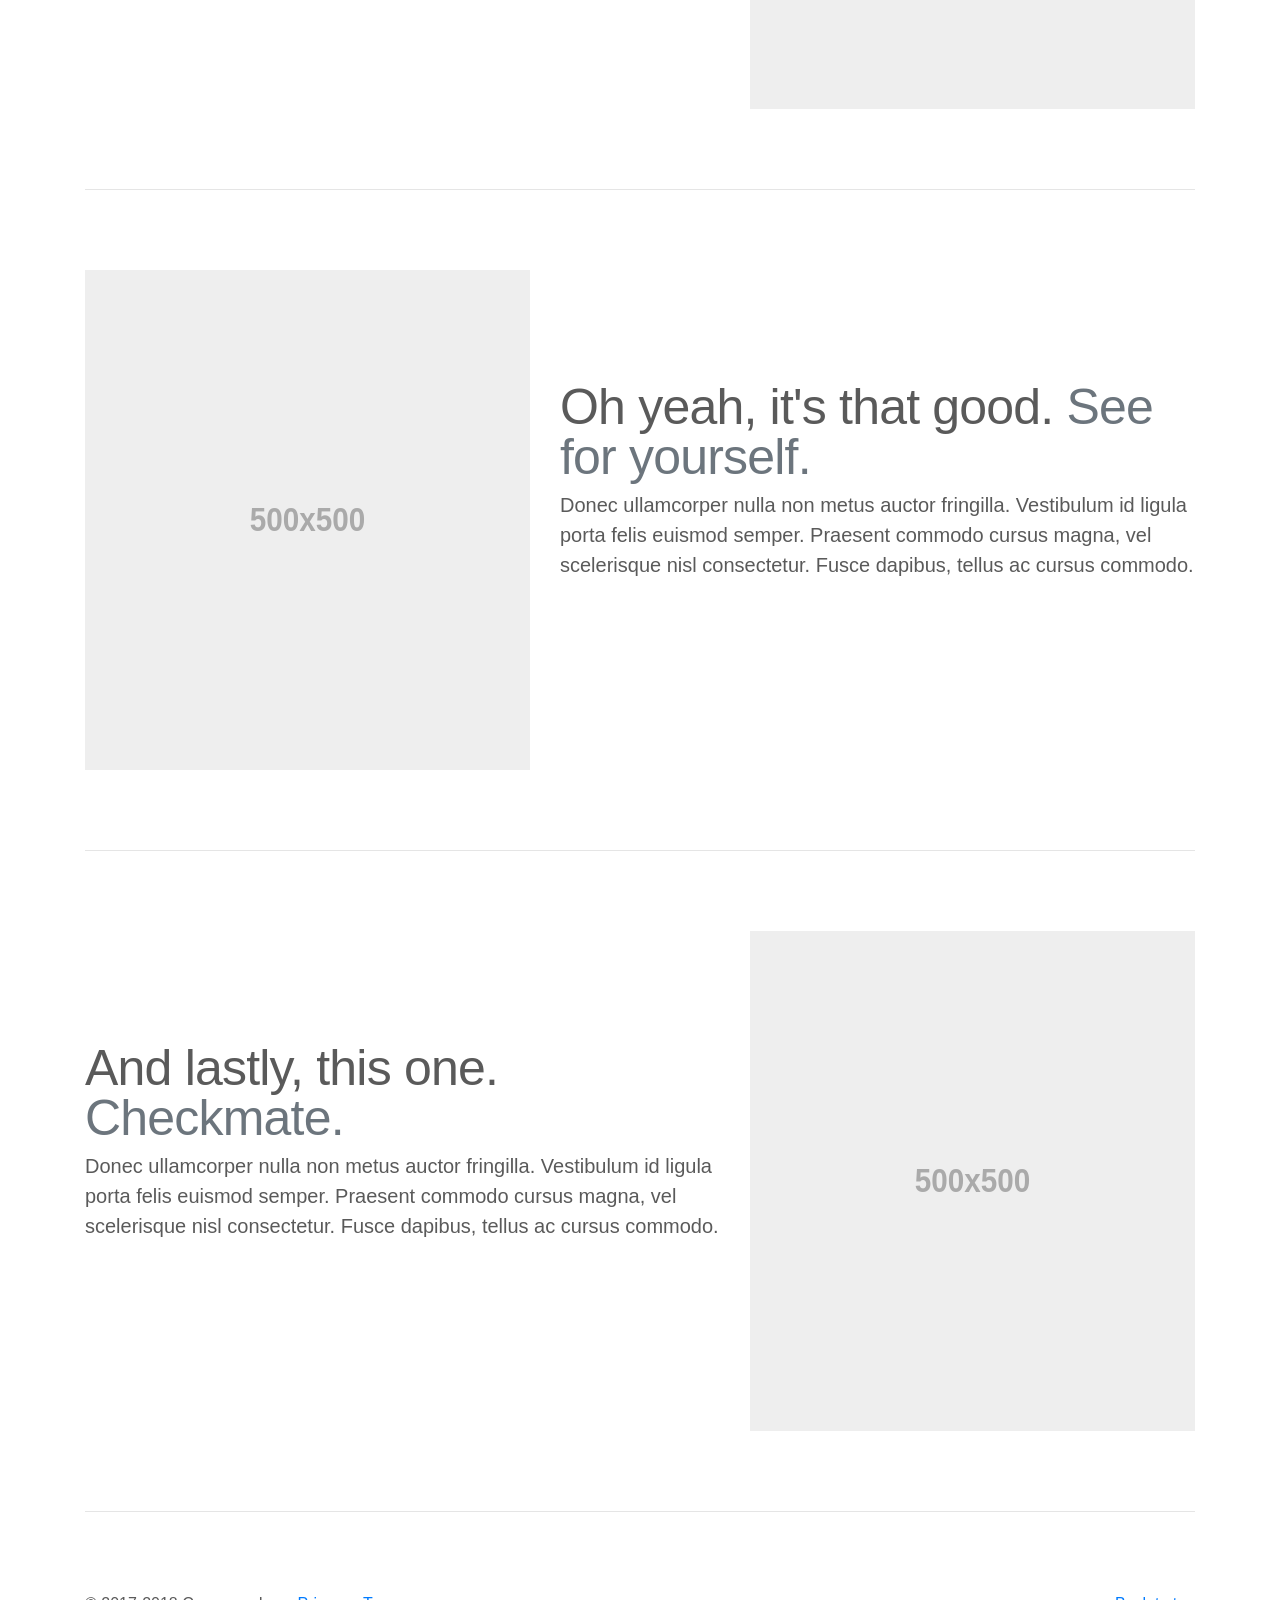
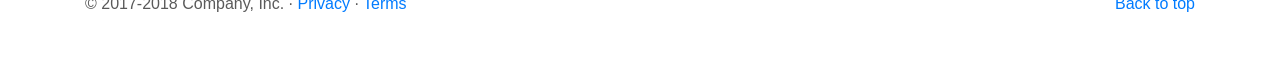
<file: bower_components/bootstrap/docs/4.1/examples/carousel/index.html>
<!doctype html>
<html lang="en">
  <head>
    <meta charset="utf-8">
    <meta name="viewport" content="width=device-width, initial-scale=1, shrink-to-fit=no">
    <meta name="description" content="">
    <meta name="author" content="">
    <link rel="icon" href="../../../../favicon.ico">

    <title>Carousel Template for Bootstrap</title>

    <!-- Bootstrap core CSS -->
    <link href="../../../../dist/css/bootstrap.min.css" rel="stylesheet">

    <!-- Custom styles for this template -->
    <link href="carousel.css" rel="stylesheet">
  </head>
  <body>

    <header>
      <nav class="navbar navbar-expand-md navbar-dark fixed-top bg-dark">
        <a class="navbar-brand" href="#">Carousel</a>
        <button class="navbar-toggler" type="button" data-toggle="collapse" data-target="#navbarCollapse" aria-controls="navbarCollapse" aria-expanded="false" aria-label="Toggle navigation">
          <span class="navbar-toggler-icon"></span>
        </button>
        <div class="collapse navbar-collapse" id="navbarCollapse">
          <ul class="navbar-nav mr-auto">
            <li class="nav-item active">
              <a class="nav-link" href="#">Home <span class="sr-only">(current)</span></a>
            </li>
            <li class="nav-item">
              <a class="nav-link" href="#">Link</a>
            </li>
            <li class="nav-item">
              <a class="nav-link disabled" href="#">Disabled</a>
            </li>
          </ul>
          <form class="form-inline mt-2 mt-md-0">
            <input class="form-control mr-sm-2" type="text" placeholder="Search" aria-label="Search">
            <button class="btn btn-outline-success my-2 my-sm-0" type="submit">Search</button>
          </form>
        </div>
      </nav>
    </header>

    <main role="main">

      <div id="myCarousel" class="carousel slide" data-ride="carousel">
        <ol class="carousel-indicators">
          <li data-target="#myCarousel" data-slide-to="0" class="active"></li>
          <li data-target="#myCarousel" data-slide-to="1"></li>
          <li data-target="#myCarousel" data-slide-to="2"></li>
        </ol>
        <div class="carousel-inner">
          <div class="carousel-item active">
            <img class="first-slide" src="[data-uri]" alt="First slide">
            <div class="container">
              <div class="carousel-caption text-left">
                <h1>Example headline.</h1>
                <p>Cras justo odio, dapibus ac facilisis in, egestas eget quam. Donec id elit non mi porta gravida at eget metus. Nullam id dolor id nibh ultricies vehicula ut id elit.</p>
                <p><a class="btn btn-lg btn-primary" href="#" role="button">Sign up today</a></p>
              </div>
            </div>
          </div>
          <div class="carousel-item">
            <img class="second-slide" src="[data-uri]" alt="Second slide">
            <div class="container">
              <div class="carousel-caption">
                <h1>Another example headline.</h1>
                <p>Cras justo odio, dapibus ac facilisis in, egestas eget quam. Donec id elit non mi porta gravida at eget metus. Nullam id dolor id nibh ultricies vehicula ut id elit.</p>
                <p><a class="btn btn-lg btn-primary" href="#" role="button">Learn more</a></p>
              </div>
            </div>
          </div>
          <div class="carousel-item">
            <img class="third-slide" src="[data-uri]" alt="Third slide">
            <div class="container">
              <div class="carousel-caption text-right">
                <h1>One more for good measure.</h1>
                <p>Cras justo odio, dapibus ac facilisis in, egestas eget quam. Donec id elit non mi porta gravida at eget metus. Nullam id dolor id nibh ultricies vehicula ut id elit.</p>
                <p><a class="btn btn-lg btn-primary" href="#" role="button">Browse gallery</a></p>
              </div>
            </div>
          </div>
        </div>
        <a class="carousel-control-prev" href="#myCarousel" role="button" data-slide="prev">
          <span class="carousel-control-prev-icon" aria-hidden="true"></span>
          <span class="sr-only">Previous</span>
        </a>
        <a class="carousel-control-next" href="#myCarousel" role="button" data-slide="next">
          <span class="carousel-control-next-icon" aria-hidden="true"></span>
          <span class="sr-only">Next</span>
        </a>
      </div>


      <!-- Marketing messaging and featurettes
      ================================================== -->
      <!-- Wrap the rest of the page in another container to center all the content. -->

      <div class="container marketing">

        <!-- Three columns of text below the carousel -->
        <div class="row">
          <div class="col-lg-4">
            <img class="rounded-circle" src="[data-uri]" alt="Generic placeholder image" width="140" height="140">
            <h2>Heading</h2>
            <p>Donec sed odio dui. Etiam porta sem malesuada magna mollis euismod. Nullam id dolor id nibh ultricies vehicula ut id elit. Morbi leo risus, porta ac consectetur ac, vestibulum at eros. Praesent commodo cursus magna.</p>
            <p><a class="btn btn-secondary" href="#" role="button">View details &raquo;</a></p>
          </div><!-- /.col-lg-4 -->
          <div class="col-lg-4">
            <img class="rounded-circle" src="[data-uri]" alt="Generic placeholder image" width="140" height="140">
            <h2>Heading</h2>
            <p>Duis mollis, est non commodo luctus, nisi erat porttitor ligula, eget lacinia odio sem nec elit. Cras mattis consectetur purus sit amet fermentum. Fusce dapibus, tellus ac cursus commodo, tortor mauris condimentum nibh.</p>
            <p><a class="btn btn-secondary" href="#" role="button">View details &raquo;</a></p>
          </div><!-- /.col-lg-4 -->
          <div class="col-lg-4">
            <img class="rounded-circle" src="[data-uri]" alt="Generic placeholder image" width="140" height="140">
            <h2>Heading</h2>
            <p>Donec sed odio dui. Cras justo odio, dapibus ac facilisis in, egestas eget quam. Vestibulum id ligula porta felis euismod semper. Fusce dapibus, tellus ac cursus commodo, tortor mauris condimentum nibh, ut fermentum massa justo sit amet risus.</p>
            <p><a class="btn btn-secondary" href="#" role="button">View details &raquo;</a></p>
          </div><!-- /.col-lg-4 -->
        </div><!-- /.row -->


        <!-- START THE FEATURETTES -->

        <hr class="featurette-divider">

        <div class="row featurette">
          <div class="col-md-7">
            <h2 class="featurette-heading">First featurette heading. <span class="text-muted">It'll blow your mind.</span></h2>
            <p class="lead">Donec ullamcorper nulla non metus auctor fringilla. Vestibulum id ligula porta felis euismod semper. Praesent commodo cursus magna, vel scelerisque nisl consectetur. Fusce dapibus, tellus ac cursus commodo.</p>
          </div>
          <div class="col-md-5">
            <img class="featurette-image img-fluid mx-auto" data-src="holder.js/500x500/auto" alt="Generic placeholder image">
          </div>
        </div>

        <hr class="featurette-divider">

        <div class="row featurette">
          <div class="col-md-7 order-md-2">
            <h2 class="featurette-heading">Oh yeah, it's that good. <span class="text-muted">See for yourself.</span></h2>
            <p class="lead">Donec ullamcorper nulla non metus auctor fringilla. Vestibulum id ligula porta felis euismod semper. Praesent commodo cursus magna, vel scelerisque nisl consectetur. Fusce dapibus, tellus ac cursus commodo.</p>
          </div>
          <div class="col-md-5 order-md-1">
            <img class="featurette-image img-fluid mx-auto" data-src="holder.js/500x500/auto" alt="Generic placeholder image">
          </div>
        </div>

        <hr class="featurette-divider">

        <div class="row featurette">
          <div class="col-md-7">
            <h2 class="featurette-heading">And lastly, this one. <span class="text-muted">Checkmate.</span></h2>
            <p class="lead">Donec ullamcorper nulla non metus auctor fringilla. Vestibulum id ligula porta felis euismod semper. Praesent commodo cursus magna, vel scelerisque nisl consectetur. Fusce dapibus, tellus ac cursus commodo.</p>
          </div>
          <div class="col-md-5">
            <img class="featurette-image img-fluid mx-auto" data-src="holder.js/500x500/auto" alt="Generic placeholder image">
          </div>
        </div>

        <hr class="featurette-divider">

        <!-- /END THE FEATURETTES -->

      </div><!-- /.container -->


      <!-- FOOTER -->
      <footer class="container">
        <p class="float-right"><a href="#">Back to top</a></p>
        <p>&copy; 2017-2018 Company, Inc. &middot; <a href="#">Privacy</a> &middot; <a href="#">Terms</a></p>
      </footer>
    </main>

    <!-- Bootstrap core JavaScript
    ================================================== -->
    <!-- Placed at the end of the document so the pages load faster -->
    <script src="https://code.jquery.com/jquery-3.3.1.slim.min.js" integrity="sha384-q8i/X+965DzO0rT7abK41JStQIAqVgRVzpbzo5smXKp4YfRvH+8abtTE1Pi6jizo" crossorigin="anonymous"></script>
    <script>window.jQuery || document.write('<script src="../../../../assets/js/vendor/jquery-slim.min.js"><\/script>')</script>
    <script src="../../../../assets/js/vendor/popper.min.js"></script>
    <script src="../../../../dist/js/bootstrap.min.js"></script>
    <!-- Just to make our placeholder images work. Don't actually copy the next line! -->
    <script src="../../../../assets/js/vendor/holder.min.js"></script>
  </body>
</html>
</file>
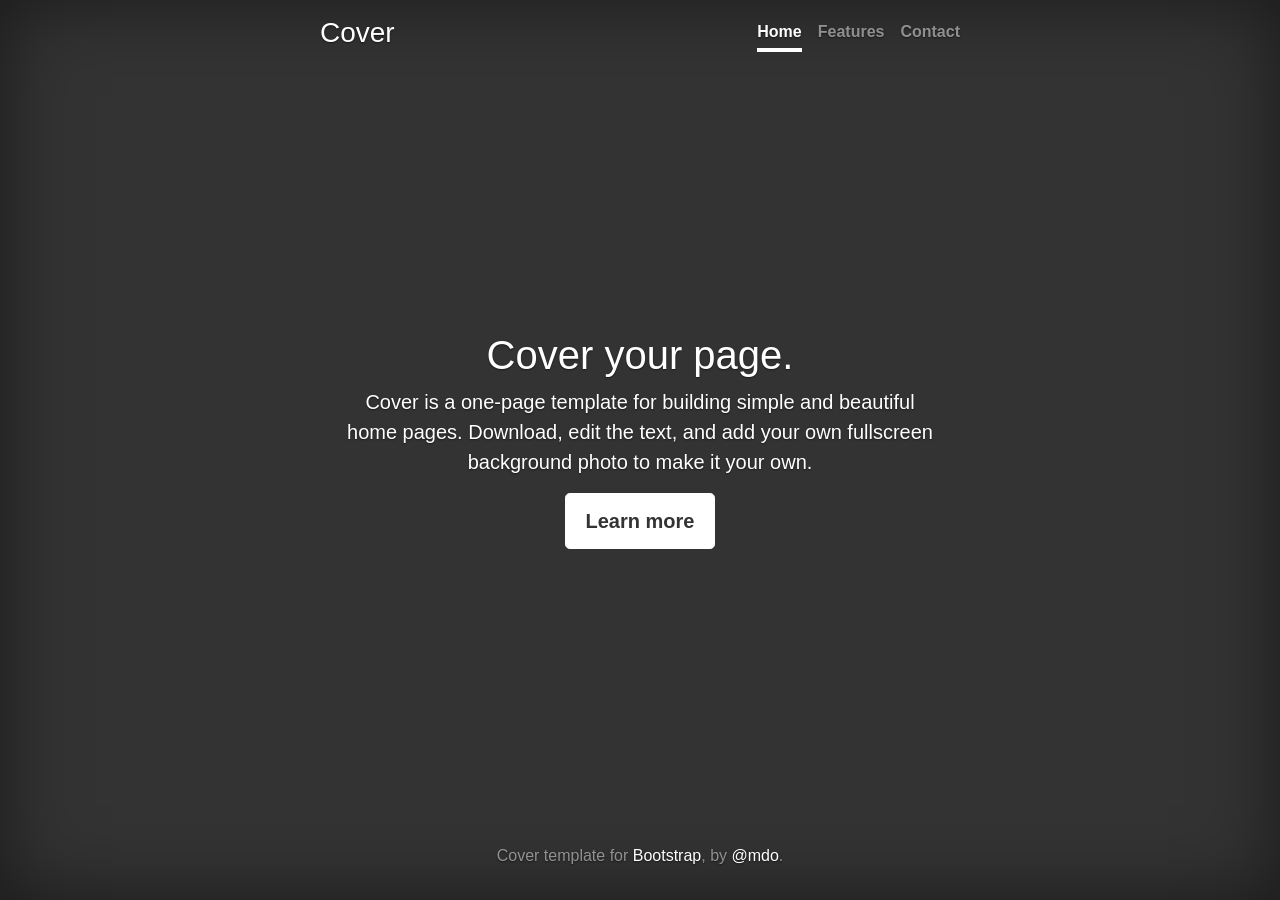
<file: bower_components/bootstrap/docs/4.1/examples/cover/index.html>
<!doctype html>
<html lang="en">
  <head>
    <meta charset="utf-8">
    <meta name="viewport" content="width=device-width, initial-scale=1, shrink-to-fit=no">
    <meta name="description" content="">
    <meta name="author" content="">
    <link rel="icon" href="../../../../favicon.ico">

    <title>Cover Template for Bootstrap</title>

    <!-- Bootstrap core CSS -->
    <link href="../../../../dist/css/bootstrap.min.css" rel="stylesheet">

    <!-- Custom styles for this template -->
    <link href="cover.css" rel="stylesheet">
  </head>

  <body class="text-center">

    <div class="cover-container d-flex w-100 h-100 p-3 mx-auto flex-column">
      <header class="masthead mb-auto">
        <div class="inner">
          <h3 class="masthead-brand">Cover</h3>
          <nav class="nav nav-masthead justify-content-center">
            <a class="nav-link active" href="#">Home</a>
            <a class="nav-link" href="#">Features</a>
            <a class="nav-link" href="#">Contact</a>
          </nav>
        </div>
      </header>

      <main role="main" class="inner cover">
        <h1 class="cover-heading">Cover your page.</h1>
        <p class="lead">Cover is a one-page template for building simple and beautiful home pages. Download, edit the text, and add your own fullscreen background photo to make it your own.</p>
        <p class="lead">
          <a href="#" class="btn btn-lg btn-secondary">Learn more</a>
        </p>
      </main>

      <footer class="mastfoot mt-auto">
        <div class="inner">
          <p>Cover template for <a href="https://getbootstrap.com/">Bootstrap</a>, by <a href="https://twitter.com/mdo">@mdo</a>.</p>
        </div>
      </footer>
    </div>


    <!-- Bootstrap core JavaScript
    ================================================== -->
    <!-- Placed at the end of the document so the pages load faster -->
    <script src="https://code.jquery.com/jquery-3.3.1.slim.min.js" integrity="sha384-q8i/X+965DzO0rT7abK41JStQIAqVgRVzpbzo5smXKp4YfRvH+8abtTE1Pi6jizo" crossorigin="anonymous"></script>
    <script>window.jQuery || document.write('<script src="../../../../assets/js/vendor/jquery-slim.min.js"><\/script>')</script>
    <script src="../../../../assets/js/vendor/popper.min.js"></script>
    <script src="../../../../dist/js/bootstrap.min.js"></script>
  </body>
</html>
</file>
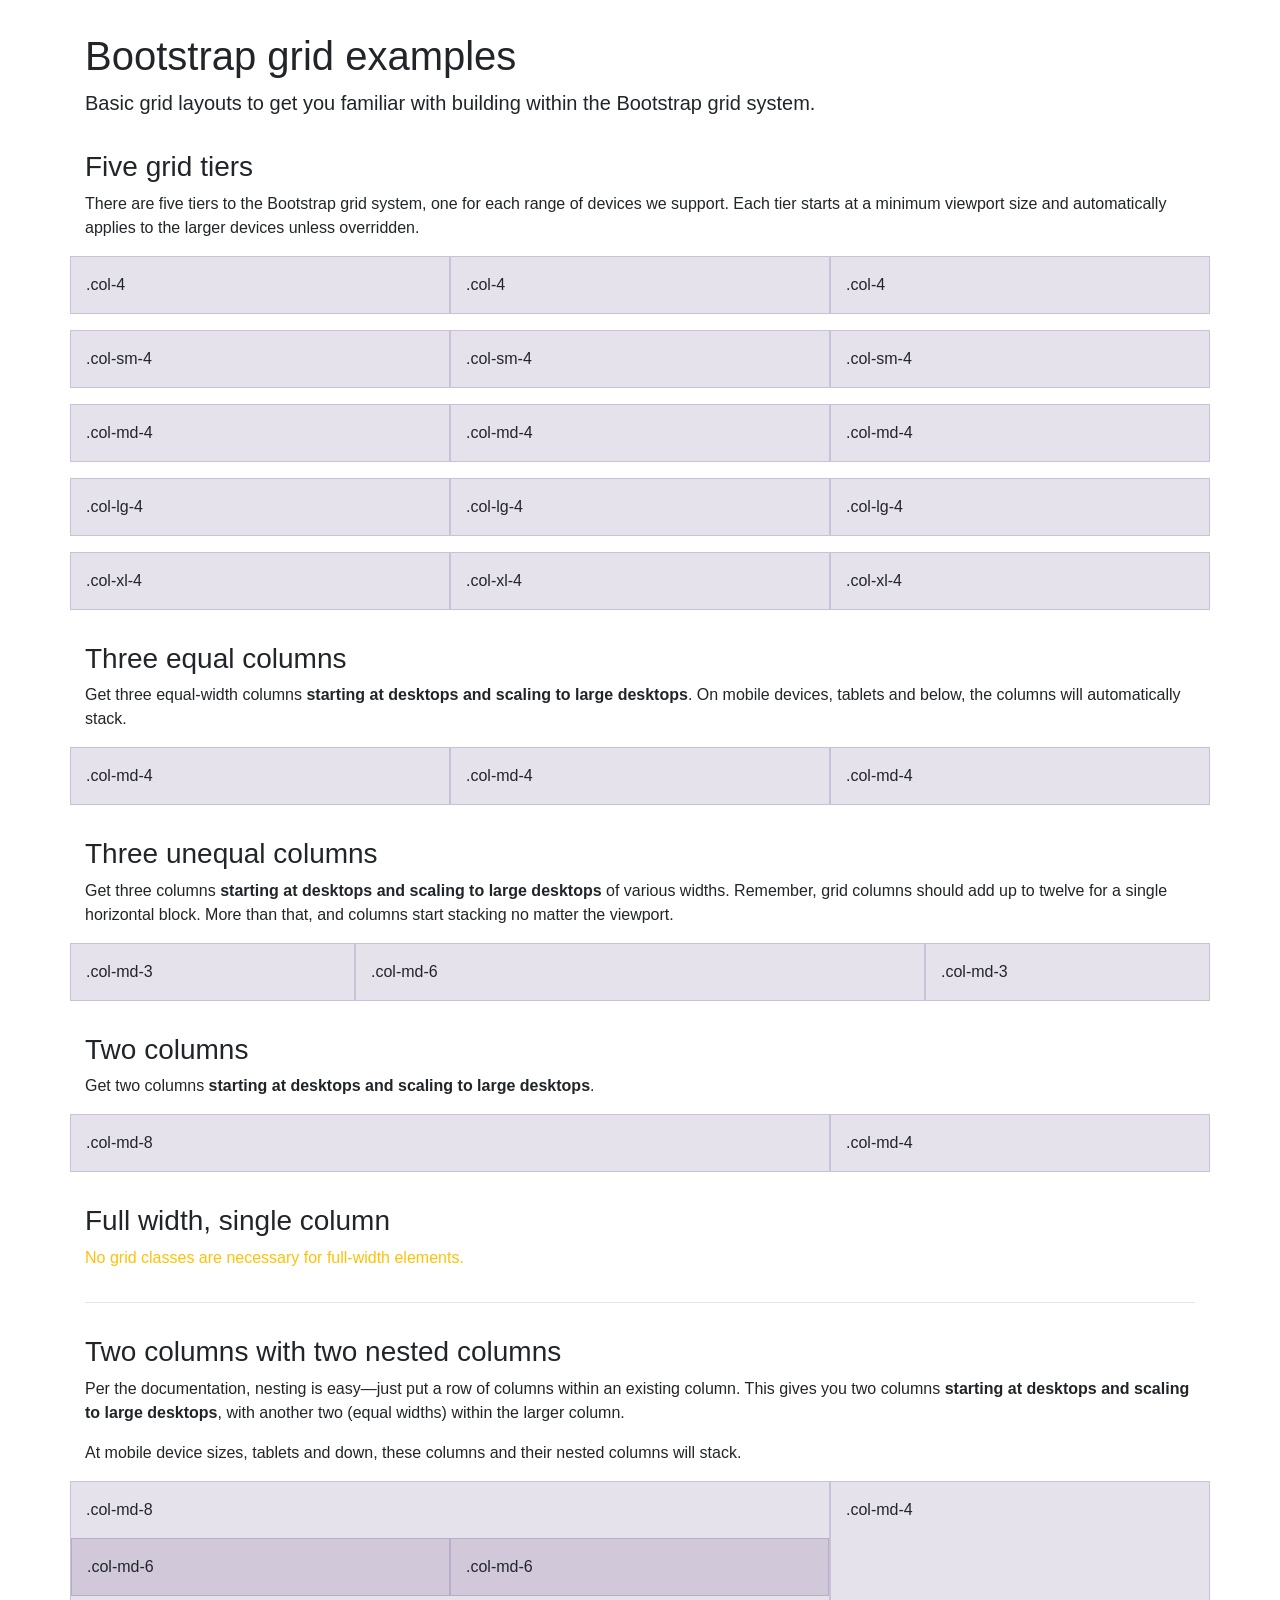
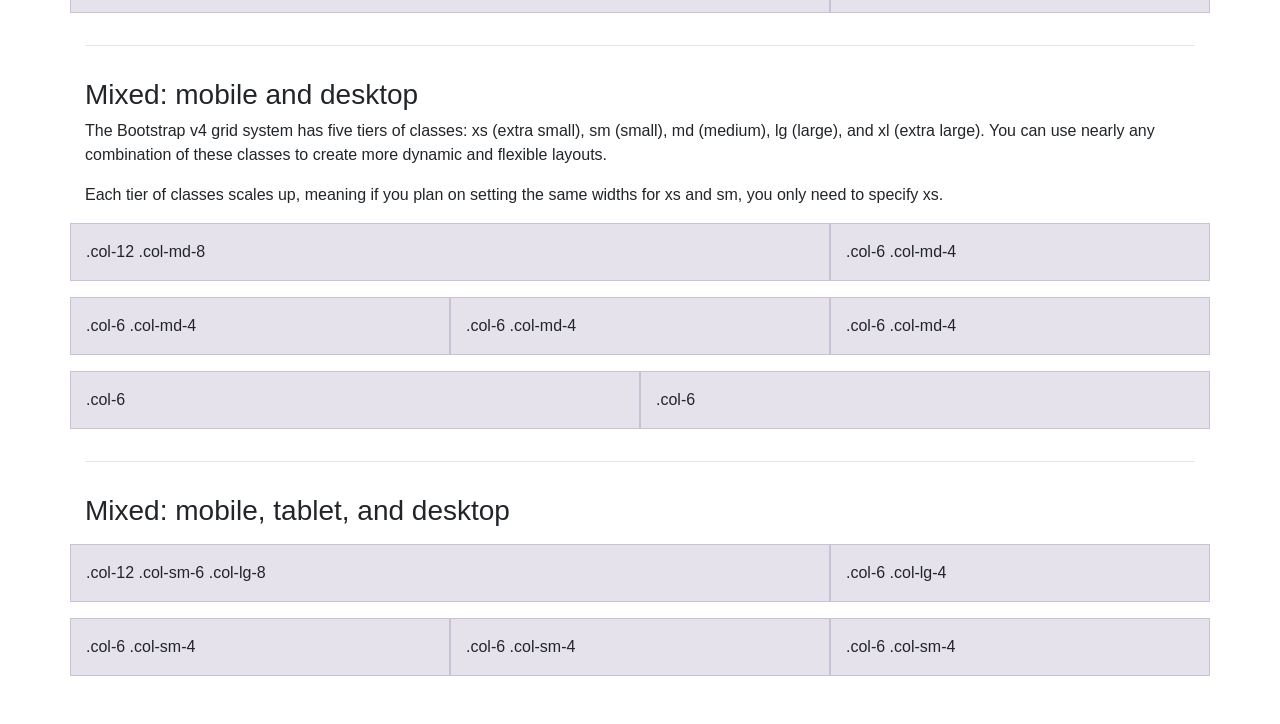
<file: bower_components/bootstrap/docs/4.1/examples/grid/index.html>
<!doctype html>
<html lang="en">
  <head>
    <meta charset="utf-8">
    <meta name="viewport" content="width=device-width, initial-scale=1, shrink-to-fit=no">
    <meta name="description" content="">
    <meta name="author" content="">
    <link rel="icon" href="../../../../favicon.ico">

    <title>Grid Template for Bootstrap</title>

    <!-- Bootstrap core CSS -->
    <link href="../../../../dist/css/bootstrap.min.css" rel="stylesheet">

    <!-- Custom styles for this template -->
    <link href="grid.css" rel="stylesheet">
  </head>

  <body>
    <div class="container">

      <h1>Bootstrap grid examples</h1>
      <p class="lead">Basic grid layouts to get you familiar with building within the Bootstrap grid system.</p>

      <h3>Five grid tiers</h3>
      <p>There are five tiers to the Bootstrap grid system, one for each range of devices we support. Each tier starts at a minimum viewport size and automatically applies to the larger devices unless overridden.</p>

      <div class="row">
        <div class="col-4">.col-4</div>
        <div class="col-4">.col-4</div>
        <div class="col-4">.col-4</div>
      </div>

      <div class="row">
        <div class="col-sm-4">.col-sm-4</div>
        <div class="col-sm-4">.col-sm-4</div>
        <div class="col-sm-4">.col-sm-4</div>
      </div>

      <div class="row">
        <div class="col-md-4">.col-md-4</div>
        <div class="col-md-4">.col-md-4</div>
        <div class="col-md-4">.col-md-4</div>
      </div>

      <div class="row">
        <div class="col-lg-4">.col-lg-4</div>
        <div class="col-lg-4">.col-lg-4</div>
        <div class="col-lg-4">.col-lg-4</div>
      </div>

      <div class="row">
        <div class="col-xl-4">.col-xl-4</div>
        <div class="col-xl-4">.col-xl-4</div>
        <div class="col-xl-4">.col-xl-4</div>
      </div>

      <h3>Three equal columns</h3>
      <p>Get three equal-width columns <strong>starting at desktops and scaling to large desktops</strong>. On mobile devices, tablets and below, the columns will automatically stack.</p>
      <div class="row">
        <div class="col-md-4">.col-md-4</div>
        <div class="col-md-4">.col-md-4</div>
        <div class="col-md-4">.col-md-4</div>
      </div>

      <h3>Three unequal columns</h3>
      <p>Get three columns <strong>starting at desktops and scaling to large desktops</strong> of various widths. Remember, grid columns should add up to twelve for a single horizontal block. More than that, and columns start stacking no matter the viewport.</p>
      <div class="row">
        <div class="col-md-3">.col-md-3</div>
        <div class="col-md-6">.col-md-6</div>
        <div class="col-md-3">.col-md-3</div>
      </div>

      <h3>Two columns</h3>
      <p>Get two columns <strong>starting at desktops and scaling to large desktops</strong>.</p>
      <div class="row">
        <div class="col-md-8">.col-md-8</div>
        <div class="col-md-4">.col-md-4</div>
      </div>

      <h3>Full width, single column</h3>
      <p class="text-warning">No grid classes are necessary for full-width elements.</p>

      <hr>

      <h3>Two columns with two nested columns</h3>
      <p>Per the documentation, nesting is easy—just put a row of columns within an existing column. This gives you two columns <strong>starting at desktops and scaling to large desktops</strong>, with another two (equal widths) within the larger column.</p>
      <p>At mobile device sizes, tablets and down, these columns and their nested columns will stack.</p>
      <div class="row">
        <div class="col-md-8">
          .col-md-8
          <div class="row">
            <div class="col-md-6">.col-md-6</div>
            <div class="col-md-6">.col-md-6</div>
          </div>
        </div>
        <div class="col-md-4">.col-md-4</div>
      </div>

      <hr>

      <h3>Mixed: mobile and desktop</h3>
      <p>The Bootstrap v4 grid system has five tiers of classes: xs (extra small), sm (small), md (medium), lg (large), and xl (extra large). You can use nearly any combination of these classes to create more dynamic and flexible layouts.</p>
      <p>Each tier of classes scales up, meaning if you plan on setting the same widths for xs and sm, you only need to specify xs.</p>
      <div class="row">
        <div class="col-12 col-md-8">.col-12 .col-md-8</div>
        <div class="col-6 col-md-4">.col-6 .col-md-4</div>
      </div>
      <div class="row">
        <div class="col-6 col-md-4">.col-6 .col-md-4</div>
        <div class="col-6 col-md-4">.col-6 .col-md-4</div>
        <div class="col-6 col-md-4">.col-6 .col-md-4</div>
      </div>
      <div class="row">
        <div class="col-6">.col-6</div>
        <div class="col-6">.col-6</div>
      </div>

      <hr>

      <h3>Mixed: mobile, tablet, and desktop</h3>
      <p></p>
      <div class="row">
        <div class="col-12 col-sm-6 col-lg-8">.col-12 .col-sm-6 .col-lg-8</div>
        <div class="col-6 col-lg-4">.col-6 .col-lg-4</div>
      </div>
      <div class="row">
        <div class="col-6 col-sm-4">.col-6 .col-sm-4</div>
        <div class="col-6 col-sm-4">.col-6 .col-sm-4</div>
        <div class="col-6 col-sm-4">.col-6 .col-sm-4</div>
      </div>

    </div> <!-- /container -->
  </body>
</html>
</file>
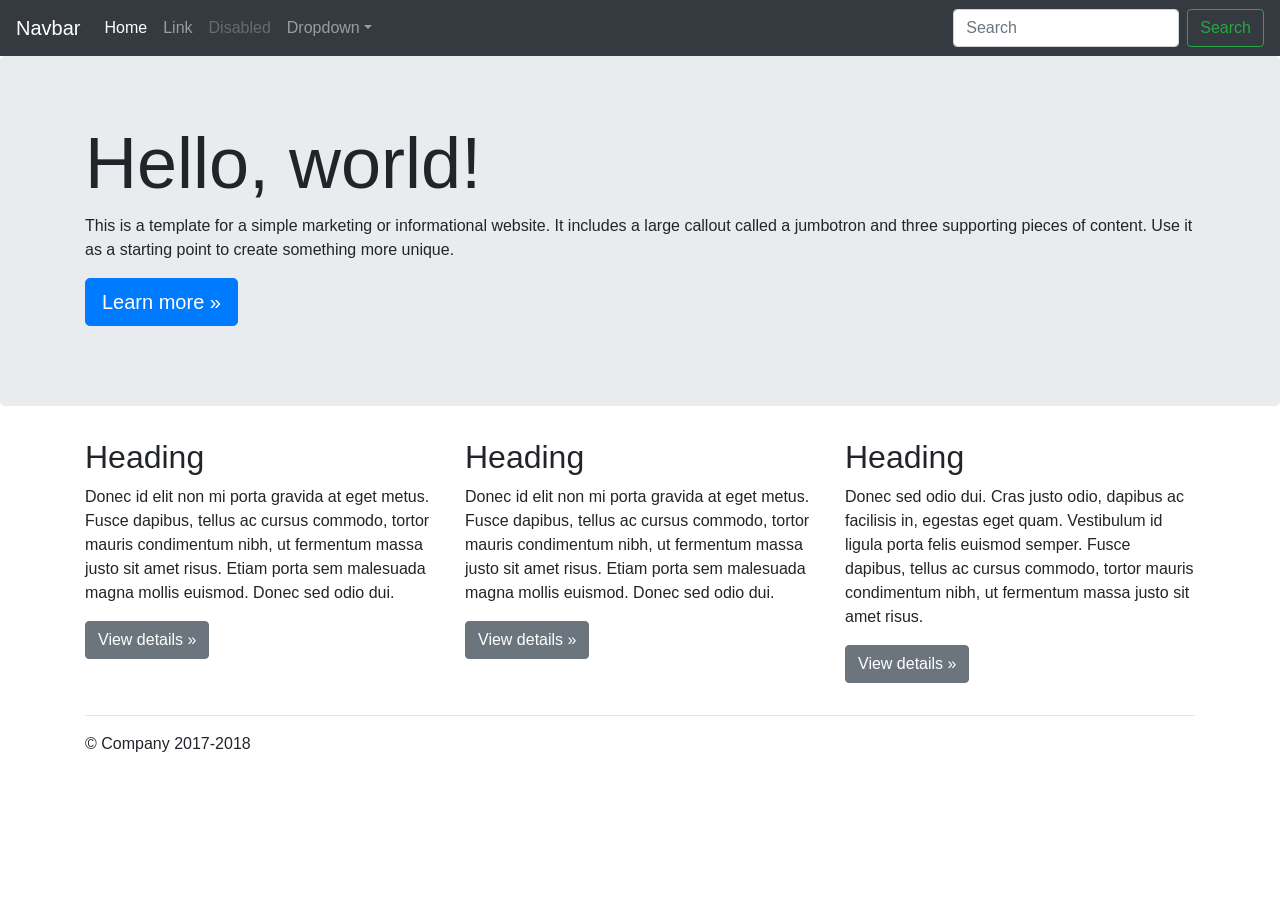
<file: bower_components/bootstrap/docs/4.1/examples/jumbotron/index.html>
<!doctype html>
<html lang="en">
  <head>
    <meta charset="utf-8">
    <meta name="viewport" content="width=device-width, initial-scale=1, shrink-to-fit=no">
    <meta name="description" content="">
    <meta name="author" content="">
    <link rel="icon" href="../../../../favicon.ico">

    <title>Jumbotron Template for Bootstrap</title>

    <!-- Bootstrap core CSS -->
    <link href="../../../../dist/css/bootstrap.min.css" rel="stylesheet">

    <!-- Custom styles for this template -->
    <link href="jumbotron.css" rel="stylesheet">
  </head>

  <body>

    <nav class="navbar navbar-expand-md navbar-dark fixed-top bg-dark">
      <a class="navbar-brand" href="#">Navbar</a>
      <button class="navbar-toggler" type="button" data-toggle="collapse" data-target="#navbarsExampleDefault" aria-controls="navbarsExampleDefault" aria-expanded="false" aria-label="Toggle navigation">
        <span class="navbar-toggler-icon"></span>
      </button>

      <div class="collapse navbar-collapse" id="navbarsExampleDefault">
        <ul class="navbar-nav mr-auto">
          <li class="nav-item active">
            <a class="nav-link" href="#">Home <span class="sr-only">(current)</span></a>
          </li>
          <li class="nav-item">
            <a class="nav-link" href="#">Link</a>
          </li>
          <li class="nav-item">
            <a class="nav-link disabled" href="#">Disabled</a>
          </li>
          <li class="nav-item dropdown">
            <a class="nav-link dropdown-toggle" href="http://example.com" id="dropdown01" data-toggle="dropdown" aria-haspopup="true" aria-expanded="false">Dropdown</a>
            <div class="dropdown-menu" aria-labelledby="dropdown01">
              <a class="dropdown-item" href="#">Action</a>
              <a class="dropdown-item" href="#">Another action</a>
              <a class="dropdown-item" href="#">Something else here</a>
            </div>
          </li>
        </ul>
        <form class="form-inline my-2 my-lg-0">
          <input class="form-control mr-sm-2" type="text" placeholder="Search" aria-label="Search">
          <button class="btn btn-outline-success my-2 my-sm-0" type="submit">Search</button>
        </form>
      </div>
    </nav>

    <main role="main">

      <!-- Main jumbotron for a primary marketing message or call to action -->
      <div class="jumbotron">
        <div class="container">
          <h1 class="display-3">Hello, world!</h1>
          <p>This is a template for a simple marketing or informational website. It includes a large callout called a jumbotron and three supporting pieces of content. Use it as a starting point to create something more unique.</p>
          <p><a class="btn btn-primary btn-lg" href="#" role="button">Learn more &raquo;</a></p>
        </div>
      </div>

      <div class="container">
        <!-- Example row of columns -->
        <div class="row">
          <div class="col-md-4">
            <h2>Heading</h2>
            <p>Donec id elit non mi porta gravida at eget metus. Fusce dapibus, tellus ac cursus commodo, tortor mauris condimentum nibh, ut fermentum massa justo sit amet risus. Etiam porta sem malesuada magna mollis euismod. Donec sed odio dui. </p>
            <p><a class="btn btn-secondary" href="#" role="button">View details &raquo;</a></p>
          </div>
          <div class="col-md-4">
            <h2>Heading</h2>
            <p>Donec id elit non mi porta gravida at eget metus. Fusce dapibus, tellus ac cursus commodo, tortor mauris condimentum nibh, ut fermentum massa justo sit amet risus. Etiam porta sem malesuada magna mollis euismod. Donec sed odio dui. </p>
            <p><a class="btn btn-secondary" href="#" role="button">View details &raquo;</a></p>
          </div>
          <div class="col-md-4">
            <h2>Heading</h2>
            <p>Donec sed odio dui. Cras justo odio, dapibus ac facilisis in, egestas eget quam. Vestibulum id ligula porta felis euismod semper. Fusce dapibus, tellus ac cursus commodo, tortor mauris condimentum nibh, ut fermentum massa justo sit amet risus.</p>
            <p><a class="btn btn-secondary" href="#" role="button">View details &raquo;</a></p>
          </div>
        </div>

        <hr>

      </div> <!-- /container -->

    </main>

    <footer class="container">
      <p>&copy; Company 2017-2018</p>
    </footer>

    <!-- Bootstrap core JavaScript
    ================================================== -->
    <!-- Placed at the end of the document so the pages load faster -->
    <script src="https://code.jquery.com/jquery-3.3.1.slim.min.js" integrity="sha384-q8i/X+965DzO0rT7abK41JStQIAqVgRVzpbzo5smXKp4YfRvH+8abtTE1Pi6jizo" crossorigin="anonymous"></script>
    <script>window.jQuery || document.write('<script src="../../../../assets/js/vendor/jquery-slim.min.js"><\/script>')</script>
    <script src="../../../../assets/js/vendor/popper.min.js"></script>
    <script src="../../../../dist/js/bootstrap.min.js"></script>
  </body>
</html>
</file>
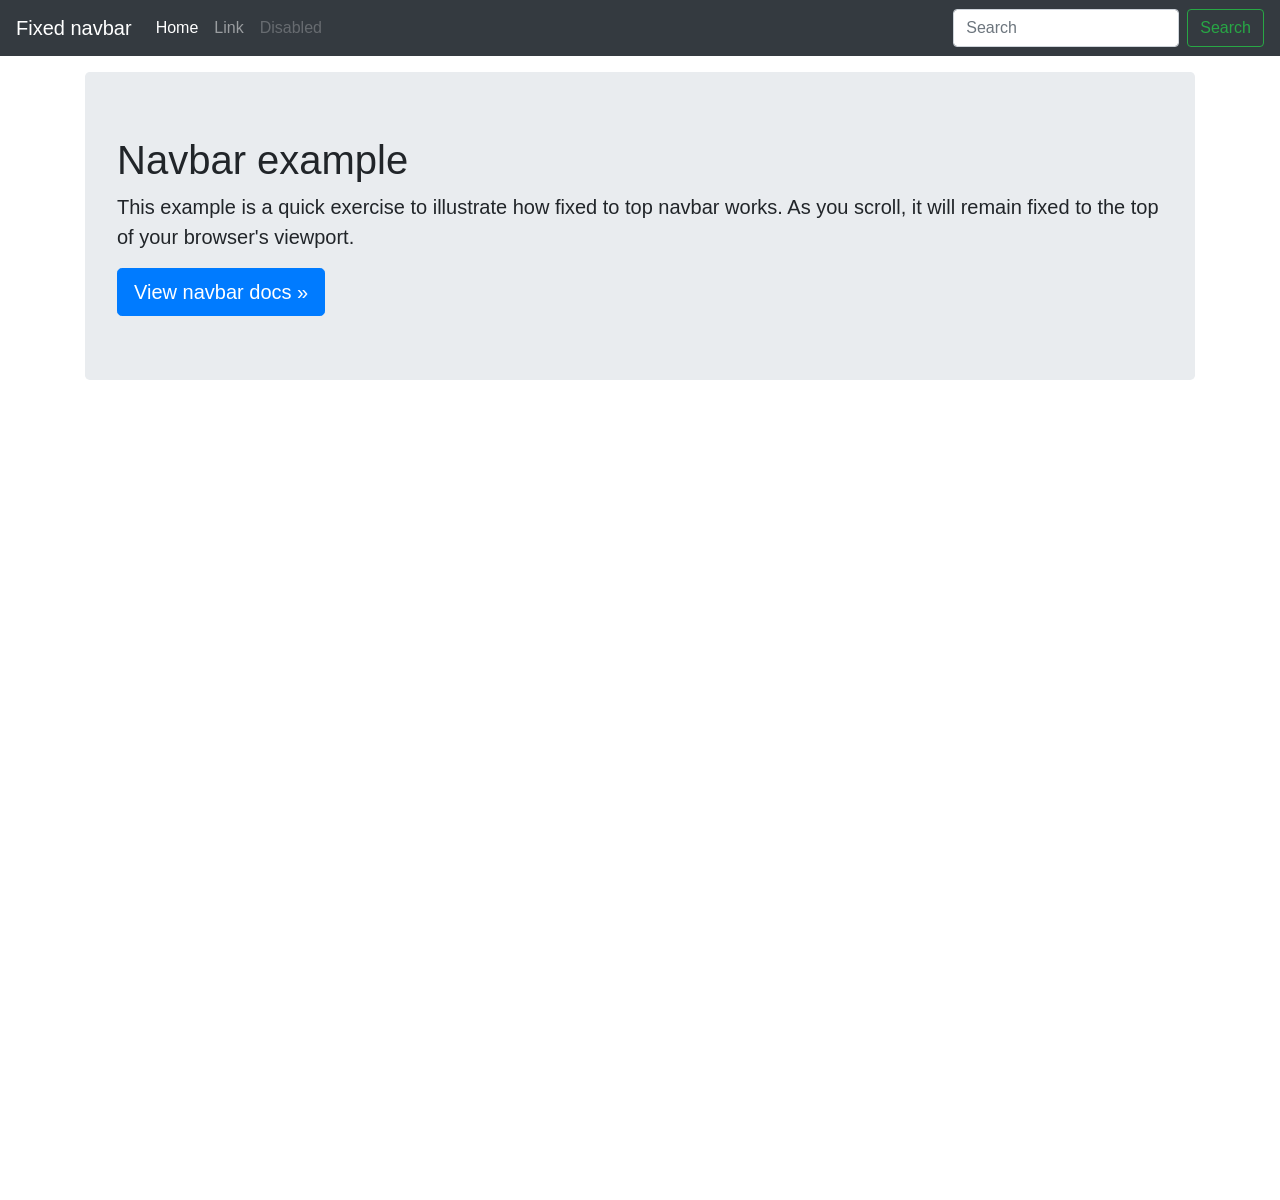
<file: bower_components/bootstrap/docs/4.1/examples/navbar-fixed/index.html>
<!doctype html>
<html lang="en">
  <head>
    <meta charset="utf-8">
    <meta name="viewport" content="width=device-width, initial-scale=1, shrink-to-fit=no">
    <meta name="description" content="">
    <meta name="author" content="">
    <link rel="icon" href="../../../../favicon.ico">

    <title>Fixed top navbar example for Bootstrap</title>

    <!-- Bootstrap core CSS -->
    <link href="../../../../dist/css/bootstrap.min.css" rel="stylesheet">

    <!-- Custom styles for this template -->
    <link href="navbar-top-fixed.css" rel="stylesheet">
  </head>

  <body>

    <nav class="navbar navbar-expand-md navbar-dark fixed-top bg-dark">
      <a class="navbar-brand" href="#">Fixed navbar</a>
      <button class="navbar-toggler" type="button" data-toggle="collapse" data-target="#navbarCollapse" aria-controls="navbarCollapse" aria-expanded="false" aria-label="Toggle navigation">
        <span class="navbar-toggler-icon"></span>
      </button>
      <div class="collapse navbar-collapse" id="navbarCollapse">
        <ul class="navbar-nav mr-auto">
          <li class="nav-item active">
            <a class="nav-link" href="#">Home <span class="sr-only">(current)</span></a>
          </li>
          <li class="nav-item">
            <a class="nav-link" href="#">Link</a>
          </li>
          <li class="nav-item">
            <a class="nav-link disabled" href="#">Disabled</a>
          </li>
        </ul>
        <form class="form-inline mt-2 mt-md-0">
          <input class="form-control mr-sm-2" type="text" placeholder="Search" aria-label="Search">
          <button class="btn btn-outline-success my-2 my-sm-0" type="submit">Search</button>
        </form>
      </div>
    </nav>

    <main role="main" class="container">
      <div class="jumbotron">
        <h1>Navbar example</h1>
        <p class="lead">This example is a quick exercise to illustrate how fixed to top navbar works. As you scroll, it will remain fixed to the top of your browser's viewport.</p>
        <a class="btn btn-lg btn-primary" href="../../components/navbar/" role="button">View navbar docs &raquo;</a>
      </div>
    </main>

    <!-- Bootstrap core JavaScript
    ================================================== -->
    <!-- Placed at the end of the document so the pages load faster -->
    <script src="https://code.jquery.com/jquery-3.3.1.slim.min.js" integrity="sha384-q8i/X+965DzO0rT7abK41JStQIAqVgRVzpbzo5smXKp4YfRvH+8abtTE1Pi6jizo" crossorigin="anonymous"></script>
    <script>window.jQuery || document.write('<script src="../../../../assets/js/vendor/jquery-slim.min.js"><\/script>')</script>
    <script src="../../../../assets/js/vendor/popper.min.js"></script>
    <script src="../../../../dist/js/bootstrap.min.js"></script>
  </body>
</html>
</file>
<file: assets/css/style.css>
*,
*::after,
*::before {
  margin: 0;
  padding: 0;
  box-sizing: inherit; }

html {
  font-size: 62.5%; }

body {
  box-sizing: border-box;
  font-size: 1.6rem; }

@font-face {
  font-family: 'Poppins', sans-serif;
  src: url("../../../fonts/Poppins/Poppins-Regular.ttf"); }
@font-face {
  font-family: 'Raleway', sans-serif;
  src: url("../../../fonts/Raleway/Raleway-Regular.ttf"); }
.fa-instagram {
  font-size: 2rem; }

.fa-facebook-f {
  font-size: 2rem; }

body {
  font-family: 'Raleway', sans-serif;
  font-size: 1.6rem; }

h1, h2, h3, h4, h5, h6 {
  -webkit-font-smoothing: antialiased;
  text-rendering: optimizelegibility;
  font-weight: bold; }

.u-margin-top-sm {
  margin-top: 3rem; }

.u-margin-top-md {
  margin-top: 5rem; }

.u-margin-top-lg {
  margin-top: 8rem; }

.u-center {
  text-align: center; }

.u-ml-medium {
  margin-left: 5rem; }

.btn {
  padding: 2rem;
  background-color: #2830FC;
  color: #fff;
  border: none;
  border-radius: 0;
  position: absolute;
  top: 50%;
  right: 0; }
  .btn--how-work {
    font-size: 1.6rem;
    top: 90%;
    right: -30%; }

.navbar-light .navbar-nav .nav-link {
  color: #282828;
  font-family: 'Poppins'; }

.navbar-light .navbar-nav .active > .nav-link {
  color: #2830FC; }

.navigation li {
  margin-left: 5rem; }

.social li {
  margin-left: 1rem; }

.site-content h1 {
  font-size: 9.8rem;
  position: relative;
  z-index: 10;
  font-family: 'Raleway'; }

.home-header h6 {
  font-size: 1.4rem;
  font-weight: 300;
  letter-spacing: .4rem;
  text-transform: uppercase;
  font-family: 'Poppins'; }

.home-header {
  margin-top: 10rem;
  margin-left: 12rem; }

.home-header a {
  text-decoration: none;
  font-family: 'Poppins'; }

.home-header h2 {
  font-size: 7rem; }

/*# sourceMappingURL=style.css.map */
</file>
<file: bower_components/bootstrap/docs/4.1/examples/album/album.css>
:root {
  --jumbotron-padding-y: 3rem;
}

.jumbotron {
  padding-top: var(--jumbotron-padding-y);
  padding-bottom: var(--jumbotron-padding-y);
  margin-bottom: 0;
  background-color: #fff;
}
@media (min-width: 768px) {
  .jumbotron {
    padding-top: calc(var(--jumbotron-padding-y) * 2);
    padding-bottom: calc(var(--jumbotron-padding-y) * 2);
  }
}

.jumbotron p:last-child {
  margin-bottom: 0;
}

.jumbotron-heading {
  font-weight: 300;
}

.jumbotron .container {
  max-width: 40rem;
}

footer {
  padding-top: 3rem;
  padding-bottom: 3rem;
}

footer p {
  margin-bottom: .25rem;
}

.box-shadow { box-shadow: 0 .25rem .75rem rgba(0, 0, 0, .05); }
</file>
<file: bower_components/bootstrap/docs/4.1/examples/blog/blog.css>
/* stylelint-disable selector-list-comma-newline-after */

.blog-header {
  line-height: 1;
  border-bottom: 1px solid #e5e5e5;
}

.blog-header-logo {
  font-family: "Playfair Display", Georgia, "Times New Roman", serif;
  font-size: 2.25rem;
}

.blog-header-logo:hover {
  text-decoration: none;
}

h1, h2, h3, h4, h5, h6 {
  font-family: "Playfair Display", Georgia, "Times New Roman", serif;
}

.display-4 {
  font-size: 2.5rem;
}
@media (min-width: 768px) {
  .display-4 {
    font-size: 3rem;
  }
}

.nav-scroller {
  position: relative;
  z-index: 2;
  height: 2.75rem;
  overflow-y: hidden;
}

.nav-scroller .nav {
  display: -ms-flexbox;
  display: flex;
  -ms-flex-wrap: nowrap;
  flex-wrap: nowrap;
  padding-bottom: 1rem;
  margin-top: -1px;
  overflow-x: auto;
  text-align: center;
  white-space: nowrap;
  -webkit-overflow-scrolling: touch;
}

.nav-scroller .nav-link {
  padding-top: .75rem;
  padding-bottom: .75rem;
  font-size: .875rem;
}

.card-img-right {
  height: 100%;
  border-radius: 0 3px 3px 0;
}

.flex-auto {
  -ms-flex: 0 0 auto;
  flex: 0 0 auto;
}

.h-250 { height: 250px; }
@media (min-width: 768px) {
  .h-md-250 { height: 250px; }
}

.border-top { border-top: 1px solid #e5e5e5; }
.border-bottom { border-bottom: 1px solid #e5e5e5; }

.box-shadow { box-shadow: 0 .25rem .75rem rgba(0, 0, 0, .05); }

/*
 * Blog name and description
 */
.blog-title {
  margin-bottom: 0;
  font-size: 2rem;
  font-weight: 400;
}
.blog-description {
  font-size: 1.1rem;
  color: #999;
}

@media (min-width: 40em) {
  .blog-title {
    font-size: 3.5rem;
  }
}

/* Pagination */
.blog-pagination {
  margin-bottom: 4rem;
}
.blog-pagination > .btn {
  border-radius: 2rem;
}

/*
 * Blog posts
 */
.blog-post {
  margin-bottom: 4rem;
}
.blog-post-title {
  margin-bottom: .25rem;
  font-size: 2.5rem;
}
.blog-post-meta {
  margin-bottom: 1.25rem;
  color: #999;
}

/*
 * Footer
 */
.blog-footer {
  padding: 2.5rem 0;
  color: #999;
  text-align: center;
  background-color: #f9f9f9;
  border-top: .05rem solid #e5e5e5;
}
.blog-footer p:last-child {
  margin-bottom: 0;
}
</file>
<file: bower_components/bootstrap/docs/4.1/examples/carousel/carousel.css>
/* GLOBAL STYLES
-------------------------------------------------- */
/* Padding below the footer and lighter body text */

body {
  padding-top: 3rem;
  padding-bottom: 3rem;
  color: #5a5a5a;
}


/* CUSTOMIZE THE CAROUSEL
-------------------------------------------------- */

/* Carousel base class */
.carousel {
  margin-bottom: 4rem;
}
/* Since positioning the image, we need to help out the caption */
.carousel-caption {
  bottom: 3rem;
  z-index: 10;
}

/* Declare heights because of positioning of img element */
.carousel-item {
  height: 32rem;
  background-color: #777;
}
.carousel-item > img {
  position: absolute;
  top: 0;
  left: 0;
  min-width: 100%;
  height: 32rem;
}


/* MARKETING CONTENT
-------------------------------------------------- */

/* Center align the text within the three columns below the carousel */
.marketing .col-lg-4 {
  margin-bottom: 1.5rem;
  text-align: center;
}
.marketing h2 {
  font-weight: 400;
}
.marketing .col-lg-4 p {
  margin-right: .75rem;
  margin-left: .75rem;
}


/* Featurettes
------------------------- */

.featurette-divider {
  margin: 5rem 0; /* Space out the Bootstrap <hr> more */
}

/* Thin out the marketing headings */
.featurette-heading {
  font-weight: 300;
  line-height: 1;
  letter-spacing: -.05rem;
}


/* RESPONSIVE CSS
-------------------------------------------------- */

@media (min-width: 40em) {
  /* Bump up size of carousel content */
  .carousel-caption p {
    margin-bottom: 1.25rem;
    font-size: 1.25rem;
    line-height: 1.4;
  }

  .featurette-heading {
    font-size: 50px;
  }
}

@media (min-width: 62em) {
  .featurette-heading {
    margin-top: 7rem;
  }
}
</file>
<file: bower_components/bootstrap/docs/4.1/examples/cover/cover.css>
/*
 * Globals
 */

/* Links */
a,
a:focus,
a:hover {
  color: #fff;
}

/* Custom default button */
.btn-secondary,
.btn-secondary:hover,
.btn-secondary:focus {
  color: #333;
  text-shadow: none; /* Prevent inheritance from `body` */
  background-color: #fff;
  border: .05rem solid #fff;
}


/*
 * Base structure
 */

html,
body {
  height: 100%;
  background-color: #333;
}

body {
  display: -ms-flexbox;
  display: flex;
  color: #fff;
  text-shadow: 0 .05rem .1rem rgba(0, 0, 0, .5);
  box-shadow: inset 0 0 5rem rgba(0, 0, 0, .5);
}

.cover-container {
  max-width: 42em;
}


/*
 * Header
 */
.masthead {
  margin-bottom: 2rem;
}

.masthead-brand {
  margin-bottom: 0;
}

.nav-masthead .nav-link {
  padding: .25rem 0;
  font-weight: 700;
  color: rgba(255, 255, 255, .5);
  background-color: transparent;
  border-bottom: .25rem solid transparent;
}

.nav-masthead .nav-link:hover,
.nav-masthead .nav-link:focus {
  border-bottom-color: rgba(255, 255, 255, .25);
}

.nav-masthead .nav-link + .nav-link {
  margin-left: 1rem;
}

.nav-masthead .active {
  color: #fff;
  border-bottom-color: #fff;
}

@media (min-width: 48em) {
  .masthead-brand {
    float: left;
  }
  .nav-masthead {
    float: right;
  }
}


/*
 * Cover
 */
.cover {
  padding: 0 1.5rem;
}
.cover .btn-lg {
  padding: .75rem 1.25rem;
  font-weight: 700;
}


/*
 * Footer
 */
.mastfoot {
  color: rgba(255, 255, 255, .5);
}
</file>
<file: bower_components/bootstrap/docs/4.1/examples/grid/grid.css>
body {
  padding-top: 2rem;
  padding-bottom: 2rem;
}

h3 {
  margin-top: 2rem;
}

.row {
  margin-bottom: 1rem;
}
.row .row {
  margin-top: 1rem;
  margin-bottom: 0;
}
[class*="col-"] {
  padding-top: 1rem;
  padding-bottom: 1rem;
  background-color: rgba(86, 61, 124, .15);
  border: 1px solid rgba(86, 61, 124, .2);
}

hr {
  margin-top: 2rem;
  margin-bottom: 2rem;
}
</file>
<file: bower_components/bootstrap/docs/4.1/examples/jumbotron/jumbotron.css>
/* Move down content because we have a fixed navbar that is 3.5rem tall */
body {
  padding-top: 3.5rem;
}
</file>
<file: bower_components/bootstrap/docs/4.1/examples/navbar-fixed/navbar-top-fixed.css>
/* Show it is fixed to the top */
body {
  min-height: 75rem;
  padding-top: 4.5rem;
}
</file>
